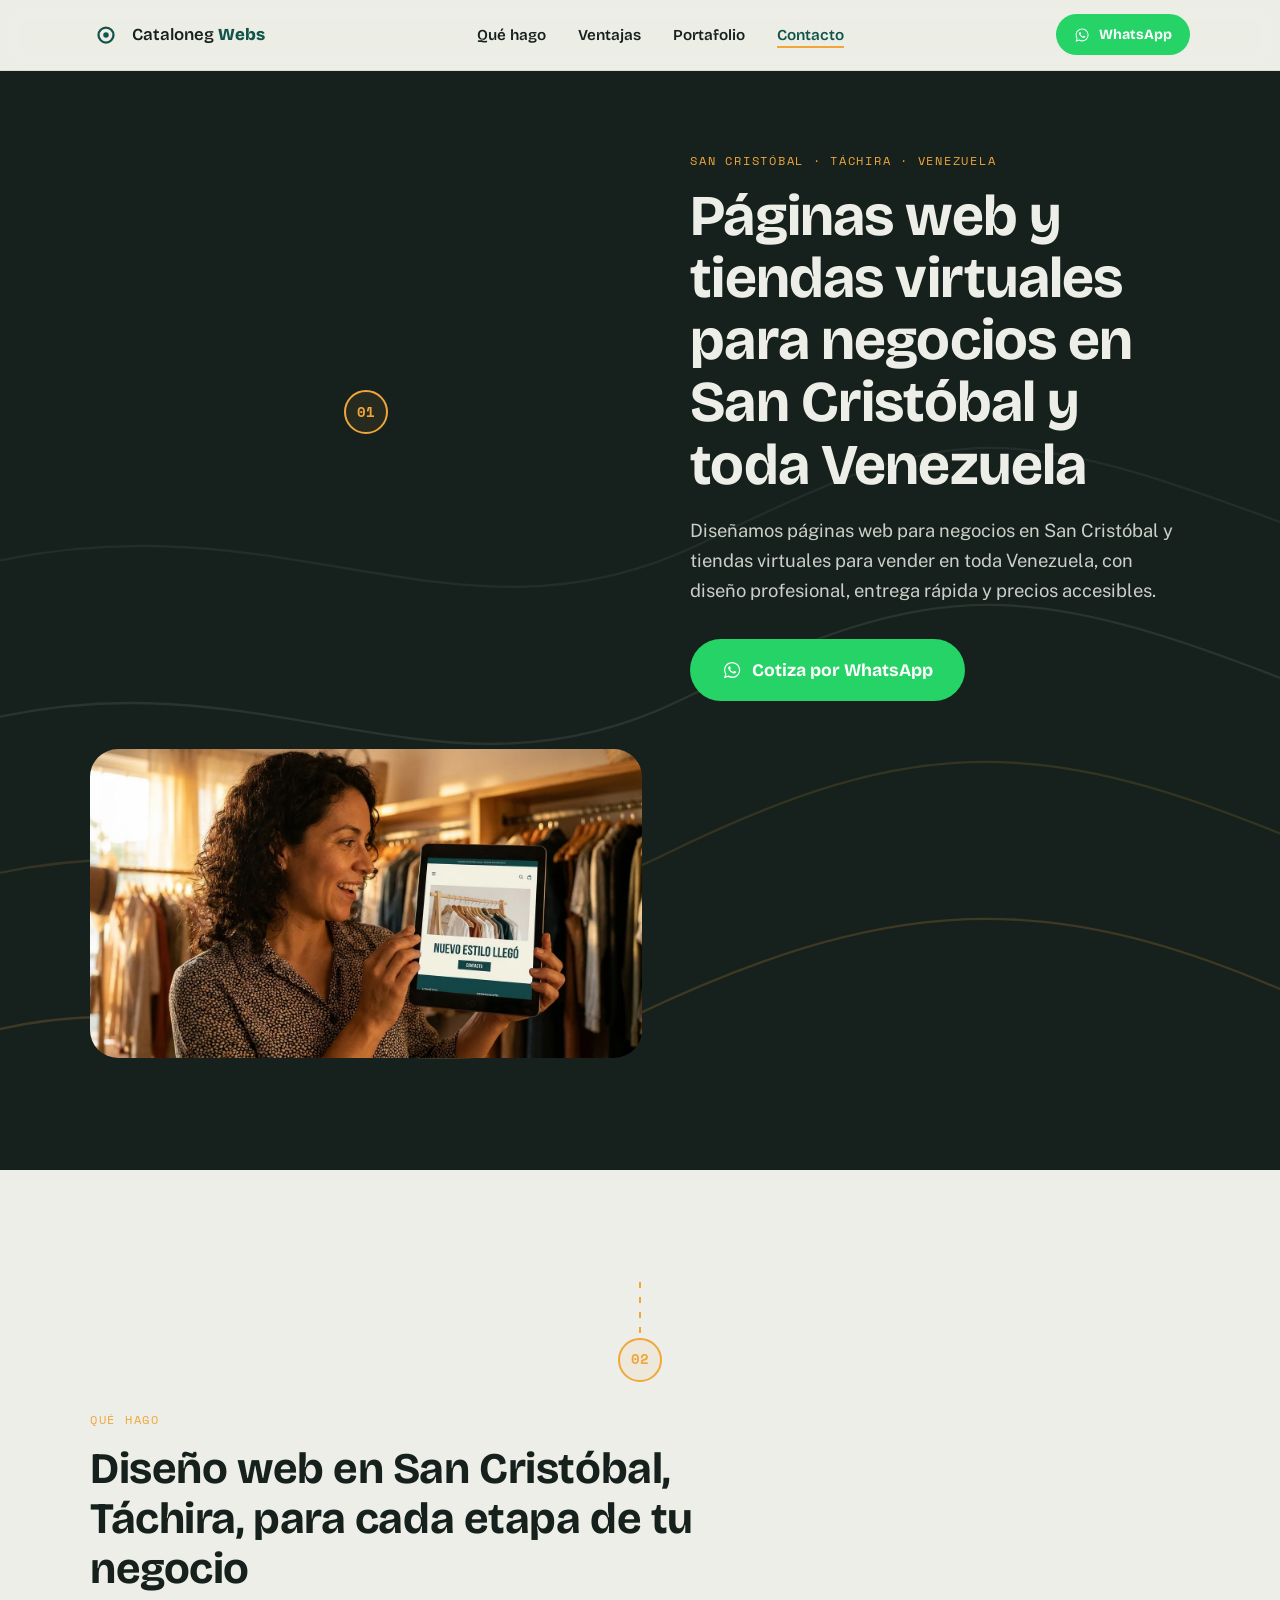
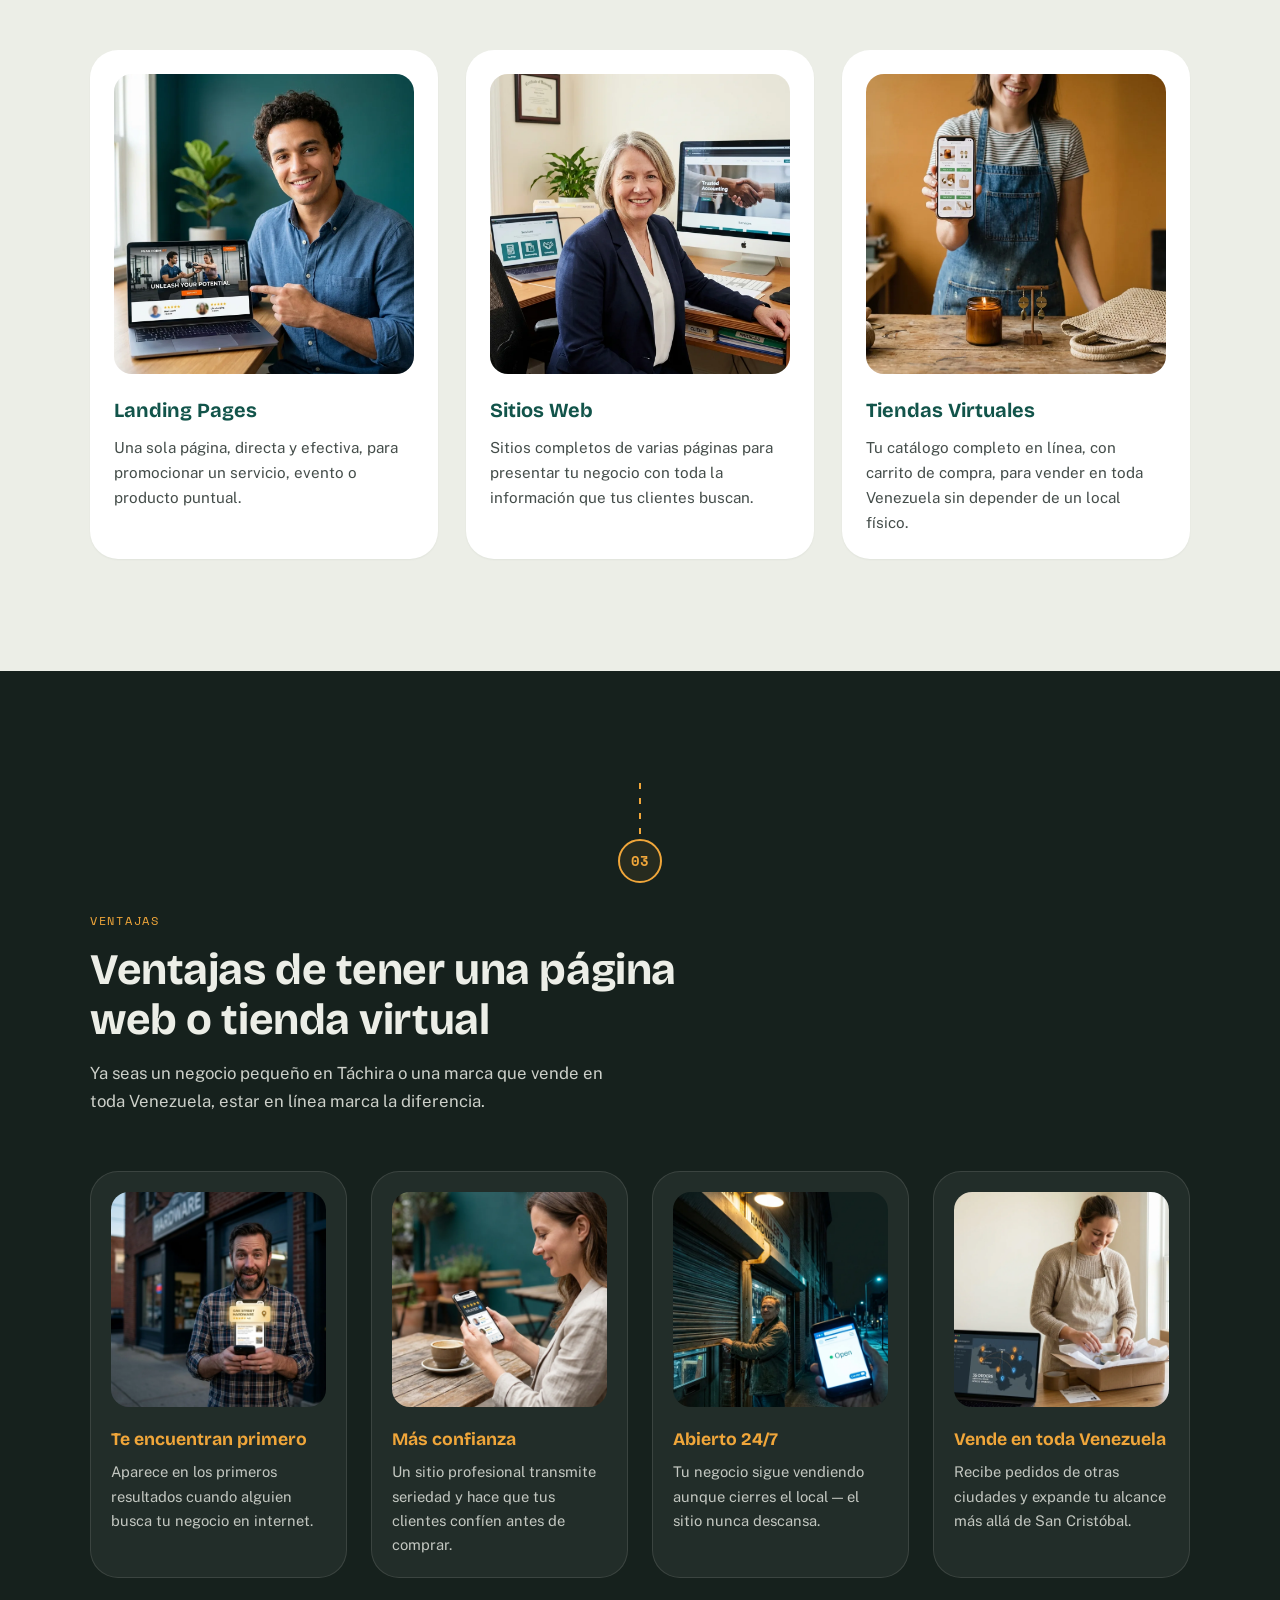
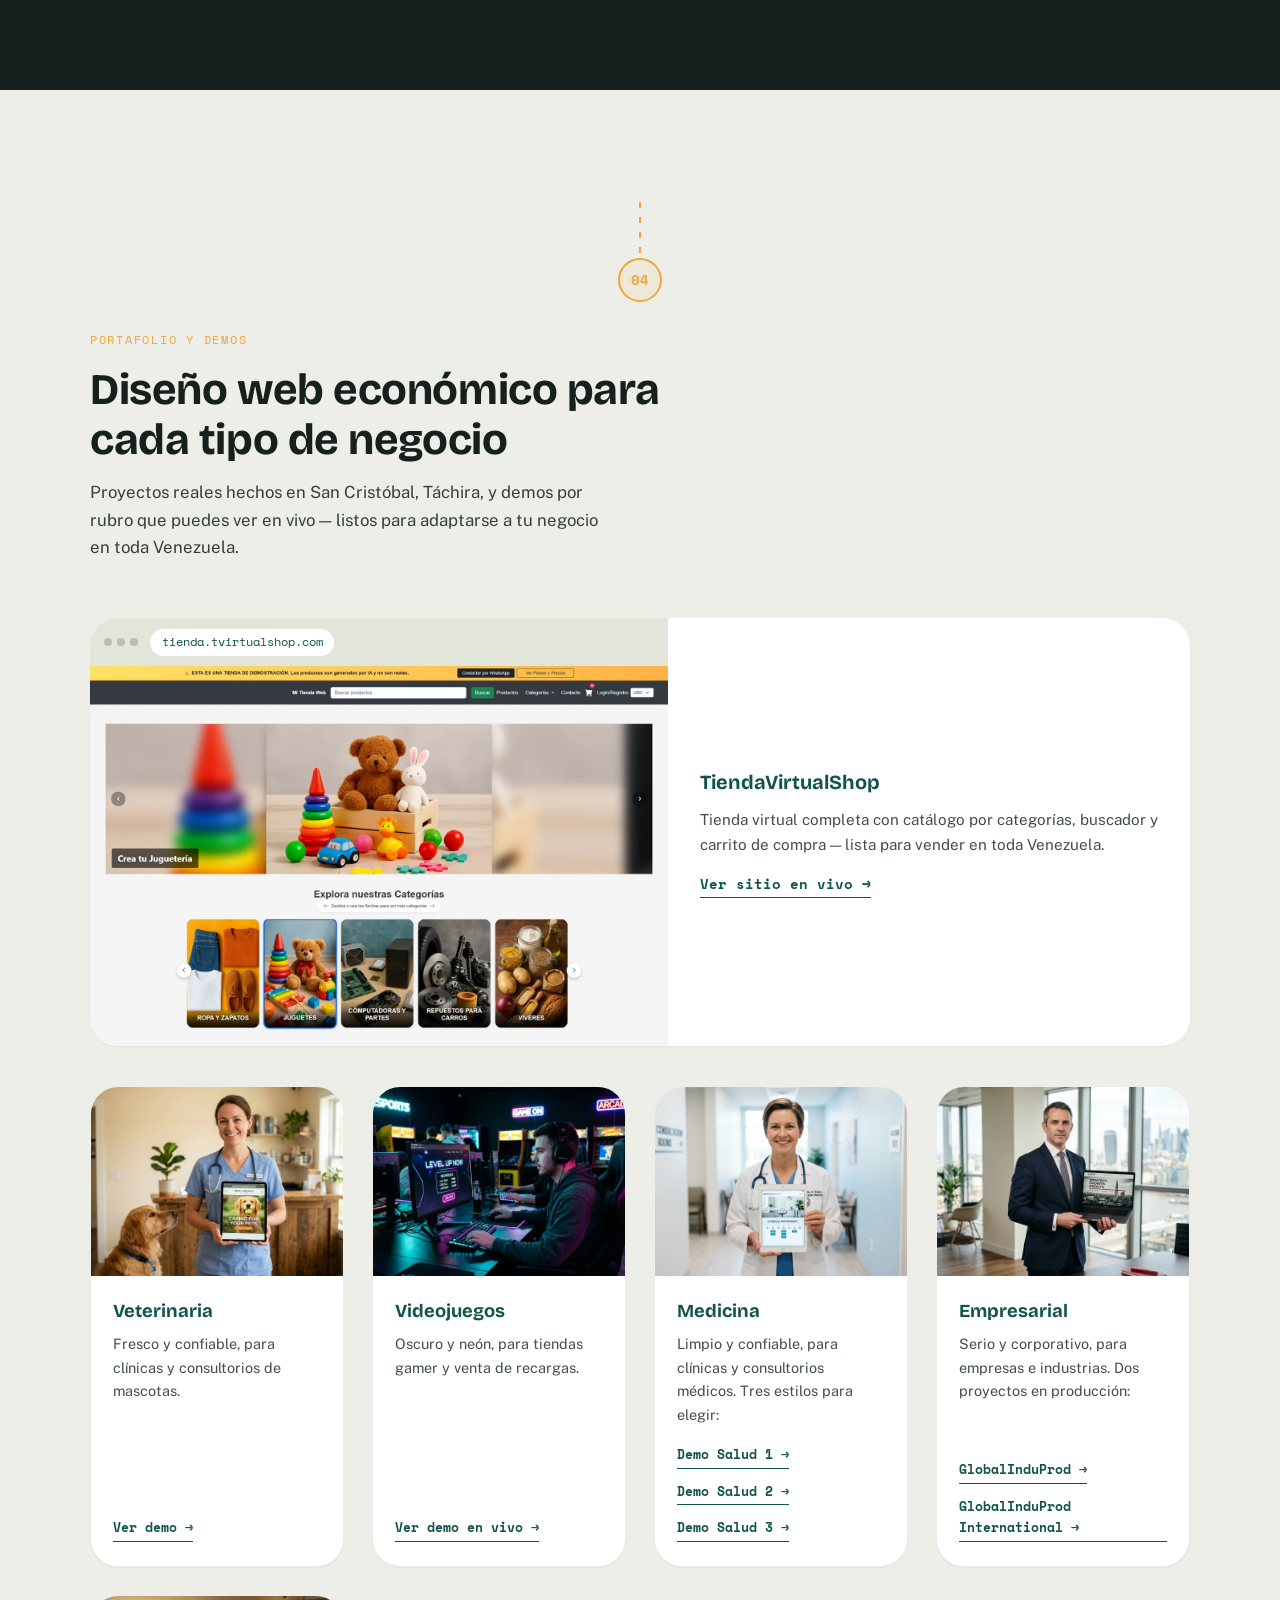
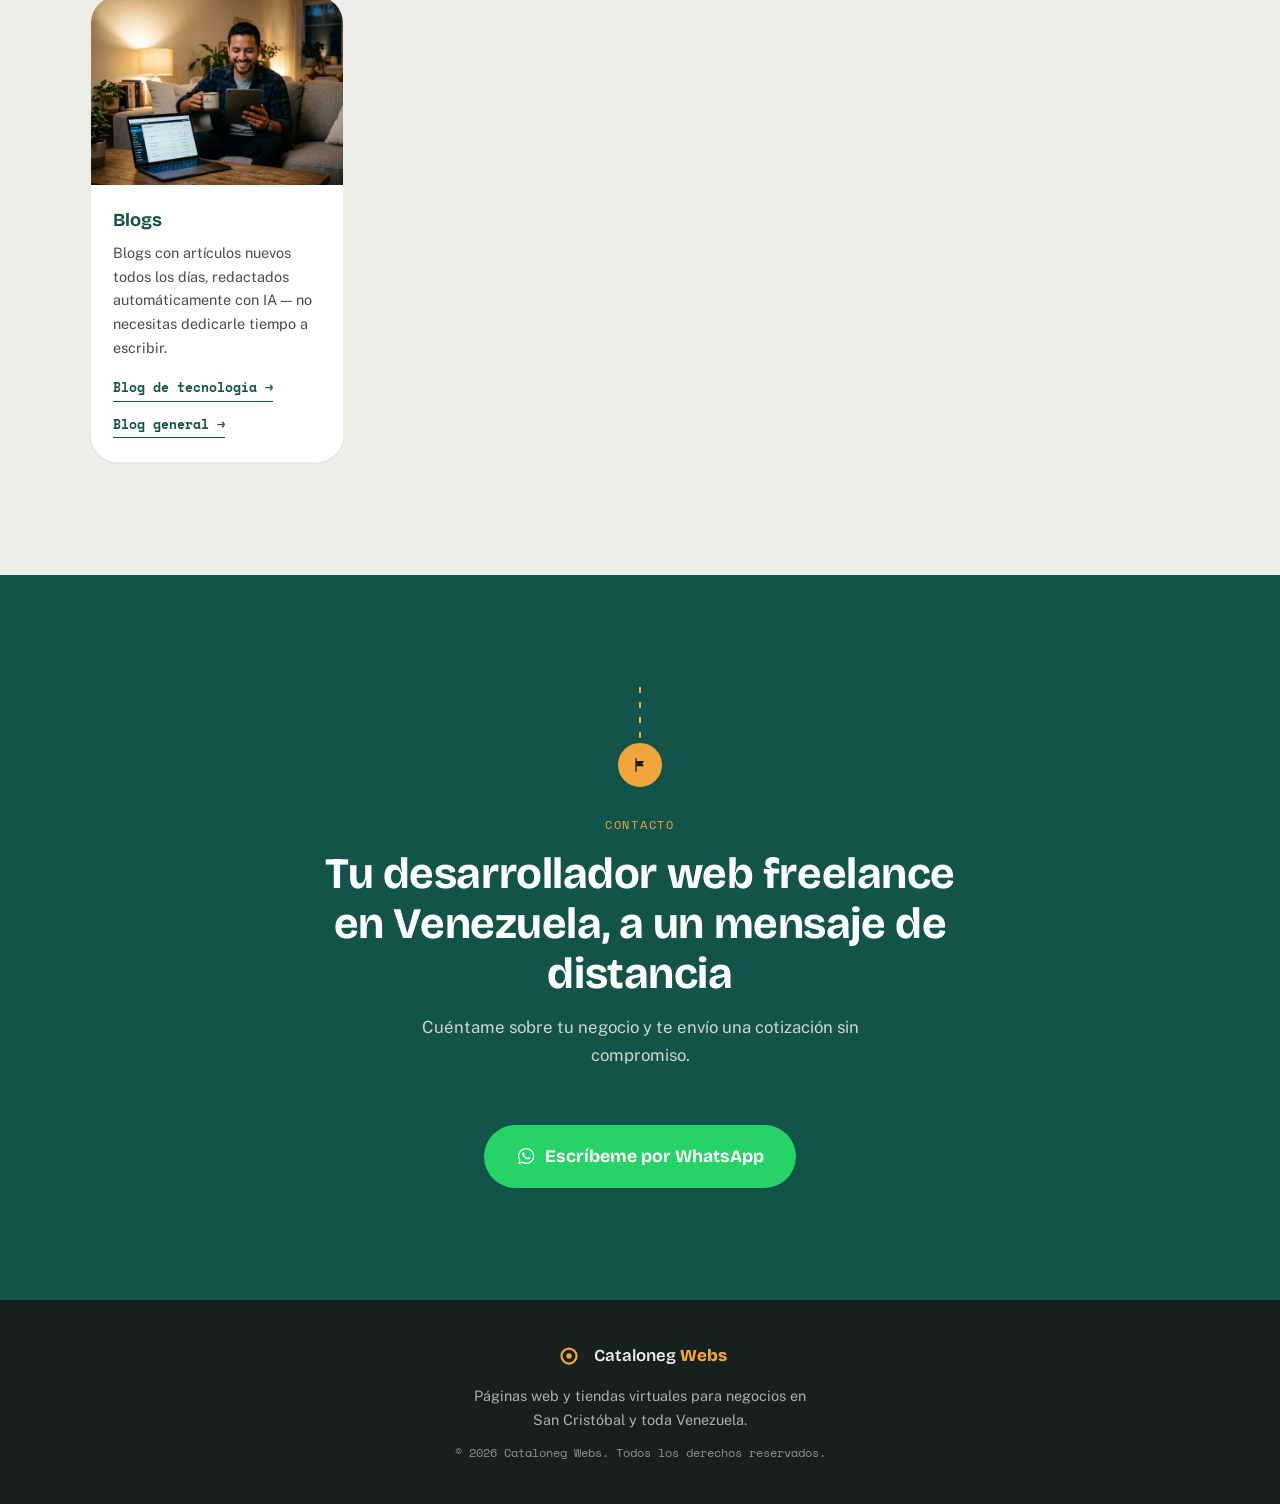
<file: index.html>
<!DOCTYPE html>
<html lang="es">
<head>
<meta charset="UTF-8">
<meta name="viewport" content="width=device-width, initial-scale=1.0">
<title>Cataloneg Webs | Páginas Web y Tiendas Virtuales en San Cristóbal, Táchira, Venezuela</title>
<meta name="description" content="Creamos páginas web y tiendas virtuales para negocios en San Cristóbal y toda Venezuela. Diseño profesional, entrega rápida, precios accesibles. Cotiza por WhatsApp.">
<link rel="canonical" href="https://webs.cataloneg.com/">
<meta name="theme-color" content="#12544A">

<meta property="og:type" content="website">
<meta property="og:locale" content="es_VE">
<meta property="og:title" content="Cataloneg Webs | Páginas Web y Tiendas Virtuales en San Cristóbal, Táchira">
<meta property="og:description" content="Creamos páginas web y tiendas virtuales para negocios en San Cristóbal y toda Venezuela. Diseño profesional, entrega rápida, precios accesibles.">
<meta property="og:image" content="assets/img/marca/og-image.jpg">
<meta name="twitter:card" content="summary_large_image">

<link rel="icon" type="image/png" href="assets/img/marca/favicon-cataloneg.png">
<link rel="apple-touch-icon" href="assets/img/marca/apple-touch-icon-cataloneg.png">

<link rel="preconnect" href="https://fonts.googleapis.com">
<link rel="preconnect" href="https://fonts.gstatic.com" crossorigin>
<link href="https://fonts.googleapis.com/css2?family=Bricolage+Grotesque:opsz,wght@12..96,500;12..96,600;12..96,700;12..96,800&family=Public+Sans:wght@400;500;600;700&family=Space+Mono:wght@400;700&display=swap" rel="stylesheet">

<link rel="stylesheet" href="assets/css/main.css">
</head>
<body>

<a class="skip-link" href="#main">Saltar al contenido</a>

<header class="site-header" id="top">
  <div class="container site-header__inner">
    <a class="brand" href="#top" aria-label="Cataloneg Webs — Inicio">
      <svg class="brand__mark" viewBox="0 0 64 64" aria-hidden="true">
        <circle cx="32" cy="32" r="15" fill="none" stroke="currentColor" stroke-width="4.5"/>
        <circle cx="32" cy="32" r="5.5" fill="currentColor"/>
      </svg>
      <span class="brand__word">Cataloneg <strong>Webs</strong></span>
    </a>

    <nav class="nav" id="siteNav">
      <ul class="nav__list">
        <li><a href="#que-hago">Qué hago</a></li>
        <li><a href="#ventajas">Ventajas</a></li>
        <li><a href="#portafolio">Portafolio</a></li>
        <li><a href="#contacto">Contacto</a></li>
      </ul>
    </nav>

    <div class="site-header__actions">
      <a class="btn btn--whatsapp btn--sm" href="https://wa.me/584247238716?text=Hola%2C%20quiero%20cotizar%20una%20p%C3%A1gina%20web%20o%20tienda%20virtual" target="_blank" rel="noopener noreferrer">
        <svg viewBox="0 0 32 32" aria-hidden="true"><path fill="currentColor" d="M16 3C9 3 3.2 8.7 3.2 15.7c0 2.5.7 4.8 1.9 6.8L3 29l6.7-2c1.9 1.1 4.1 1.6 6.3 1.6 7 0 12.8-5.7 12.8-12.7C28.8 8.7 23 3 16 3zm0 23.2c-2 0-3.9-.5-5.6-1.5l-.4-.2-4 1.1 1.1-3.9-.3-.4a10.4 10.4 0 0 1-1.7-5.6C5.1 9.8 10 5 16 5s10.9 4.8 10.9 10.7S22 26.2 16 26.2zm6-8c-.3-.2-1.9-.9-2.2-1s-.5-.2-.7.2-.8 1-1 1.2-.4.2-.7.1a8.8 8.8 0 0 1-4.4-3.8c-.3-.5.3-.5.9-1.7.1-.2 0-.4 0-.5l-1-2.3c-.2-.6-.5-.5-.7-.5h-.6c-.2 0-.5.1-.8.4-.3.3-1.1 1-1.1 2.5s1.1 2.9 1.3 3.1c.2.2 2.2 3.4 5.4 4.7.7.3 1.3.5 1.8.7.7.2 1.4.2 1.9.1.6-.1 1.9-.8 2.1-1.5.3-.7.3-1.4.2-1.5-.1-.2-.3-.3-.6-.4z"/></svg>
        <span>WhatsApp</span>
      </a>
      <button class="nav-toggle" id="navToggle" aria-expanded="false" aria-controls="siteNav" aria-label="Abrir menú de navegación">
        <span></span><span></span><span></span>
      </button>
    </div>
  </div>
</header>

<main id="main">

  <!-- 01 · HERO -->
  <section class="section section--dark hero" id="hero">
    <svg class="hero__topo" viewBox="0 0 1200 700" preserveAspectRatio="none" aria-hidden="true">
      <path d="M-50 620 C 200 560, 350 680, 600 600 S 1000 520, 1250 600" fill="none" stroke="#F0A63A" stroke-width="1.5" opacity="0.18"/>
      <path d="M-50 520 C 220 460, 380 580, 620 500 S 980 420, 1250 500" fill="none" stroke="#F0A63A" stroke-width="1.5" opacity="0.14"/>
      <path d="M-50 420 C 240 360, 400 480, 640 400 S 960 320, 1250 400" fill="none" stroke="#ECEEE7" stroke-width="1.5" opacity="0.09"/>
      <path d="M-50 320 C 260 260, 420 380, 660 300 S 940 220, 1250 300" fill="none" stroke="#ECEEE7" stroke-width="1.5" opacity="0.06"/>
    </svg>

    <div class="container hero__inner">
      <div class="waypoint" data-waypoint>
        <span class="waypoint__marker">01</span>
      </div>

      <div class="hero__content reveal">
        <p class="eyebrow">San Cristóbal · Táchira · Venezuela</p>
        <h1>Páginas web y tiendas virtuales para negocios en San Cristóbal y toda Venezuela</h1>
        <p class="hero__lead">Diseñamos páginas web para negocios en San Cristóbal y tiendas virtuales para vender en toda Venezuela, con diseño profesional, entrega rápida y precios accesibles.</p>
        <a class="btn btn--whatsapp btn--lg js-whatsapp" href="https://wa.me/584247238716?text=Hola%2C%20quiero%20cotizar%20una%20p%C3%A1gina%20web%20o%20tienda%20virtual" target="_blank" rel="noopener noreferrer">
          <svg viewBox="0 0 32 32" aria-hidden="true"><path fill="currentColor" d="M16 3C9 3 3.2 8.7 3.2 15.7c0 2.5.7 4.8 1.9 6.8L3 29l6.7-2c1.9 1.1 4.1 1.6 6.3 1.6 7 0 12.8-5.7 12.8-12.7C28.8 8.7 23 3 16 3zm0 23.2c-2 0-3.9-.5-5.6-1.5l-.4-.2-4 1.1 1.1-3.9-.3-.4a10.4 10.4 0 0 1-1.7-5.6C5.1 9.8 10 5 16 5s10.9 4.8 10.9 10.7S22 26.2 16 26.2zm6-8c-.3-.2-1.9-.9-2.2-1s-.5-.2-.7.2-.8 1-1 1.2-.4.2-.7.1a8.8 8.8 0 0 1-4.4-3.8c-.3-.5.3-.5.9-1.7.1-.2 0-.4 0-.5l-1-2.3c-.2-.6-.5-.5-.7-.5h-.6c-.2 0-.5.1-.8.4-.3.3-1.1 1-1.1 2.5s1.1 2.9 1.3 3.1c.2.2 2.2 3.4 5.4 4.7.7.3 1.3.5 1.8.7.7.2 1.4.2 1.9.1.6-.1 1.9-.8 2.1-1.5.3-.7.3-1.4.2-1.5-.1-.2-.3-.3-.6-.4z"/></svg>
          <span>Cotiza por WhatsApp</span>
        </a>
      </div>

      <div class="hero__media reveal">
        <img src="assets/img/hero/hero-negocios-web.webp" alt="Dueña de una tienda de ropa en San Cristóbal mostrando con alegría el sitio web de su negocio en una tablet" width="1376" height="768" fetchpriority="high">
      </div>
    </div>
  </section>

  <!-- 02 · QUÉ HAGO -->
  <section class="section section--light services" id="que-hago">
    <div class="container">
      <div class="waypoint" data-waypoint>
        <span class="waypoint__line"></span>
        <span class="waypoint__marker">02</span>
      </div>

      <header class="section__head reveal">
        <p class="eyebrow">Qué hago</p>
        <h2>Diseño web en San Cristóbal, Táchira, para cada etapa de tu negocio</h2>
      </header>

      <div class="services__grid">
        <article class="service-card reveal">
          <img src="assets/img/servicios/servicio-landing.webp" alt="Pantalla de laptop mostrando una landing page de una sola página con botón de contacto" width="1024" height="1024" loading="lazy">
          <h3>Landing Pages</h3>
          <p>Una sola página, directa y efectiva, para promocionar un servicio, evento o producto puntual.</p>
        </article>

        <article class="service-card reveal">
          <img src="assets/img/servicios/servicio-web.webp" alt="Monitor y laptop mostrando dos páginas distintas de un sitio web de varias secciones" width="1024" height="1024" loading="lazy">
          <h3>Sitios Web</h3>
          <p>Sitios completos de varias páginas para presentar tu negocio con toda la información que tus clientes buscan.</p>
        </article>

        <article class="service-card reveal">
          <img src="assets/img/servicios/servicio-tienda.webp" alt="Teléfono mostrando una tienda virtual con catálogo de productos y botón de agregar al carrito" width="1024" height="1024" loading="lazy">
          <h3>Tiendas Virtuales</h3>
          <p>Tu catálogo completo en línea, con carrito de compra, para vender en toda Venezuela sin depender de un local físico.</p>
        </article>
      </div>
    </div>
  </section>

  <!-- 03 · VENTAJAS -->
  <section class="section section--dark advantages" id="ventajas">
    <div class="container">
      <div class="waypoint" data-waypoint>
        <span class="waypoint__line"></span>
        <span class="waypoint__marker">03</span>
      </div>

      <header class="section__head reveal">
        <p class="eyebrow">Ventajas</p>
        <h2>Ventajas de tener una página web o tienda virtual</h2>
        <p class="section__sub">Ya seas un negocio pequeño en Táchira o una marca que vende en toda Venezuela, estar en línea marca la diferencia.</p>
      </header>

      <div class="advantages__grid">
        <article class="advantage-card reveal">
          <img src="assets/img/ventajas/ventaja-visibilidad.webp" alt="Dueño de una ferretería mostrando su celular con su negocio como primer resultado de búsqueda" width="1024" height="1024" loading="lazy">
          <h3>Te encuentran primero</h3>
          <p>Aparece en los primeros resultados cuando alguien busca tu negocio en internet.</p>
        </article>

        <article class="advantage-card reveal">
          <img src="assets/img/ventajas/ventaja-confianza.webp" alt="Cliente leyendo reseñas y un sello de negocio verificado en el sitio web de una empresa" width="1024" height="1024" loading="lazy">
          <h3>Más confianza</h3>
          <p>Un sitio profesional transmite seriedad y hace que tus clientes confíen antes de comprar.</p>
        </article>

        <article class="advantage-card reveal">
          <img src="assets/img/ventajas/ventaja-disponibilidad.webp" alt="Dueño de un local cerrando su tienda de noche mientras su tienda virtual sigue activa en el celular" width="1024" height="1024" loading="lazy">
          <h3>Abierto 24/7</h3>
          <p>Tu negocio sigue vendiendo aunque cierres el local — el sitio nunca descansa.</p>
        </article>

        <article class="advantage-card reveal">
          <img src="assets/img/ventajas/ventaja-alcance.webp" alt="Emprendedora empacando un pedido junto a una laptop con un mapa de pedidos en varias ciudades de Venezuela" width="1024" height="1024" loading="lazy">
          <h3>Vende en toda Venezuela</h3>
          <p>Recibe pedidos de otras ciudades y expande tu alcance más allá de San Cristóbal.</p>
        </article>
      </div>
    </div>
  </section>

  <!-- 04 · PORTAFOLIO -->
  <section class="section section--light portfolio" id="portafolio">
    <div class="container">
      <div class="waypoint" data-waypoint>
        <span class="waypoint__line"></span>
        <span class="waypoint__marker">04</span>
      </div>

      <header class="section__head reveal">
        <p class="eyebrow">Portafolio y demos</p>
        <h2>Diseño web económico para cada tipo de negocio</h2>
        <p class="section__sub">Proyectos reales hechos en San Cristóbal, Táchira, y demos por rubro que puedes ver en vivo — listos para adaptarse a tu negocio en toda Venezuela.</p>
      </header>

      <article class="portfolio-card portfolio-card--featured reveal">
          <a class="portfolio-card__preview" href="https://tienda.tvirtualshop.com" target="_blank" rel="noopener noreferrer">
            <span class="browser-bar" aria-hidden="true">
              <span class="browser-bar__dots"><i></i><i></i><i></i></span>
              <span class="browser-bar__url">tienda.tvirtualshop.com</span>
            </span>
            <span class="portfolio-card__image">
              <img src="assets/img/portafolio/portafolio-tvirtualshop.webp" alt="Captura de la página de inicio de TiendaVirtualShop, una tienda virtual real desarrollada por Cataloneg Webs" width="1440" height="2370" loading="lazy">
            </span>
          </a>
          <div class="portfolio-card__body">
            <h3>TiendaVirtualShop</h3>
            <p>Tienda virtual completa con catálogo por categorías, buscador y carrito de compra — lista para vender en toda Venezuela.</p>
            <a class="link-arrow" href="https://tienda.tvirtualshop.com" target="_blank" rel="noopener noreferrer">Ver sitio en vivo →</a>
          </div>
        </article>

      <div class="demos__grid">
        <article class="demo-card reveal">
          <a class="demo-card__image" href="demos/veterinaria/index.html">
            <img src="assets/img/demos/demo-veterinaria.webp" alt="Veterinaria mostrando en una tablet el sitio web de una clínica veterinaria, demo de Cataloneg Webs" width="1200" height="896" loading="lazy">
          </a>
          <div class="demo-card__body">
            <h3 class="demo-card__title">Veterinaria</h3>
            <p class="demo-card__desc">Fresco y confiable, para clínicas y consultorios de mascotas.</p>
            <ul class="demo-card__links">
              <li><a class="link-arrow" href="demos/veterinaria/index.html">Ver demo →</a></li>
            </ul>
          </div>
        </article>

        <article class="demo-card reveal">
          <a class="demo-card__image" href="https://virtualgaming.tvirtualshop.com/" target="_blank" rel="noopener noreferrer">
            <img src="assets/img/demos/demo-videojuegos.webp" alt="Gamer frente a un monitor con el sitio web neón de una tienda gamer, demo en vivo de Cataloneg Webs" width="1200" height="896" loading="lazy">
          </a>
          <div class="demo-card__body">
            <h3 class="demo-card__title">Videojuegos</h3>
            <p class="demo-card__desc">Oscuro y neón, para tiendas gamer y venta de recargas.</p>
            <ul class="demo-card__links">
              <li><a class="link-arrow" href="https://virtualgaming.tvirtualshop.com/" target="_blank" rel="noopener noreferrer">Ver demo en vivo →</a></li>
            </ul>
          </div>
        </article>

        <article class="demo-card reveal">
          <a class="demo-card__image" href="https://demo-salud-1.cataloneg.com/" target="_blank" rel="noopener noreferrer">
            <img src="assets/img/demos/demo-medicina.webp" alt="Doctora mostrando en una tablet el sitio web clínico de un centro médico, demos en vivo de Cataloneg Webs" width="1200" height="896" loading="lazy">
          </a>
          <div class="demo-card__body">
            <h3 class="demo-card__title">Medicina</h3>
            <p class="demo-card__desc">Limpio y confiable, para clínicas y consultorios médicos. Tres estilos para elegir:</p>
            <ul class="demo-card__links">
              <li><a class="link-arrow" href="https://demo-salud-1.cataloneg.com/" target="_blank" rel="noopener noreferrer">Demo Salud 1 →</a></li>
              <li><a class="link-arrow" href="https://demo-salud-2.cataloneg.com/" target="_blank" rel="noopener noreferrer">Demo Salud 2 →</a></li>
              <li><a class="link-arrow" href="https://demo-salud-3.cataloneg.com/" target="_blank" rel="noopener noreferrer">Demo Salud 3 →</a></li>
            </ul>
          </div>
        </article>

        <article class="demo-card reveal">
          <a class="demo-card__image" href="https://globalinduprod.com/" target="_blank" rel="noopener noreferrer">
            <img src="assets/img/demos/demo-empresarial.webp" alt="Consultor mostrando en una laptop el sitio web corporativo de una empresa industrial, proyectos en vivo de Cataloneg Webs" width="1200" height="896" loading="lazy">
          </a>
          <div class="demo-card__body">
            <h3 class="demo-card__title">Empresarial</h3>
            <p class="demo-card__desc">Serio y corporativo, para empresas e industrias. Dos proyectos en producción:</p>
            <ul class="demo-card__links">
              <li><a class="link-arrow" href="https://globalinduprod.com/" target="_blank" rel="noopener noreferrer">GlobalInduProd →</a></li>
              <li><a class="link-arrow" href="https://globalinduprodinternational.com/" target="_blank" rel="noopener noreferrer">GlobalInduProd International →</a></li>
            </ul>
          </div>
        </article>

        <article class="demo-card reveal">
          <a class="demo-card__image" href="https://blog.tvirtualshop.com/" target="_blank" rel="noopener noreferrer">
            <img src="assets/img/demos/demo-blogs.webp" alt="Dueño de negocio revisando tranquilo su blog mientras la IA redacta los artículos automáticamente" width="1200" height="896" loading="lazy">
          </a>
          <div class="demo-card__body">
            <h3 class="demo-card__title">Blogs</h3>
            <p class="demo-card__desc">Blogs con artículos nuevos todos los días, redactados automáticamente con IA — no necesitas dedicarle tiempo a escribir.</p>
            <ul class="demo-card__links">
              <li><a class="link-arrow" href="https://tech.tvirtualshop.com/" target="_blank" rel="noopener noreferrer">Blog de tecnología →</a></li>
              <li><a class="link-arrow" href="https://blog.tvirtualshop.com/" target="_blank" rel="noopener noreferrer">Blog general →</a></li>
            </ul>
          </div>
        </article>
      </div>
    </div>
  </section>

  <!-- 06 · CONTACTO / CTA FINAL -->
  <section class="section contact" id="contacto">
    <div class="container contact__inner">
      <div class="waypoint" data-waypoint>
        <span class="waypoint__line"></span>
        <span class="waypoint__marker waypoint__marker--final" aria-hidden="true">
          <svg viewBox="0 0 24 24" width="16" height="16"><path fill="currentColor" d="M5 2v20h2v-8h11l-2.5-4L18 6H7V2z"/></svg>
        </span>
      </div>

      <header class="section__head reveal">
        <p class="eyebrow">Contacto</p>
        <h2>Tu desarrollador web freelance en Venezuela, a un mensaje de distancia</h2>
        <p class="section__sub">Cuéntame sobre tu negocio y te envío una cotización sin compromiso.</p>
      </header>

      <a class="btn btn--whatsapp btn--lg reveal js-whatsapp" href="https://wa.me/584247238716?text=Hola%2C%20quiero%20cotizar%20una%20p%C3%A1gina%20web%20o%20tienda%20virtual" target="_blank" rel="noopener noreferrer">
        <svg viewBox="0 0 32 32" aria-hidden="true"><path fill="currentColor" d="M16 3C9 3 3.2 8.7 3.2 15.7c0 2.5.7 4.8 1.9 6.8L3 29l6.7-2c1.9 1.1 4.1 1.6 6.3 1.6 7 0 12.8-5.7 12.8-12.7C28.8 8.7 23 3 16 3zm0 23.2c-2 0-3.9-.5-5.6-1.5l-.4-.2-4 1.1 1.1-3.9-.3-.4a10.4 10.4 0 0 1-1.7-5.6C5.1 9.8 10 5 16 5s10.9 4.8 10.9 10.7S22 26.2 16 26.2zm6-8c-.3-.2-1.9-.9-2.2-1s-.5-.2-.7.2-.8 1-1 1.2-.4.2-.7.1a8.8 8.8 0 0 1-4.4-3.8c-.3-.5.3-.5.9-1.7.1-.2 0-.4 0-.5l-1-2.3c-.2-.6-.5-.5-.7-.5h-.6c-.2 0-.5.1-.8.4-.3.3-1.1 1-1.1 2.5s1.1 2.9 1.3 3.1c.2.2 2.2 3.4 5.4 4.7.7.3 1.3.5 1.8.7.7.2 1.4.2 1.9.1.6-.1 1.9-.8 2.1-1.5.3-.7.3-1.4.2-1.5-.1-.2-.3-.3-.6-.4z"/></svg>
        <span>Escríbeme por WhatsApp</span>
      </a>
    </div>
  </section>

</main>

<footer class="site-footer">
  <div class="container site-footer__inner">
    <a class="brand brand--footer" href="#top" aria-label="Cataloneg Webs — Inicio">
      <svg class="brand__mark" viewBox="0 0 64 64" aria-hidden="true">
        <circle cx="32" cy="32" r="15" fill="none" stroke="currentColor" stroke-width="4.5"/>
        <circle cx="32" cy="32" r="5.5" fill="currentColor"/>
      </svg>
      <span class="brand__word">Cataloneg <strong>Webs</strong></span>
    </a>
    <p class="site-footer__tag">Páginas web y tiendas virtuales para negocios en San Cristóbal y toda Venezuela.</p>
    <p class="site-footer__copy">© <span id="year"></span> Cataloneg Webs. Todos los derechos reservados.</p>
  </div>
</footer>

<button class="back-to-top" id="backToTop" aria-label="Volver arriba" title="Volver arriba">
  <svg viewBox="0 0 24 24" aria-hidden="true"><path fill="none" stroke="currentColor" stroke-width="2.3" stroke-linecap="round" stroke-linejoin="round" d="M12 19V5M5 12l7-7 7 7"/></svg>
</button>

<script src="assets/js/main.js"></script>
</body>
</html>
</file>
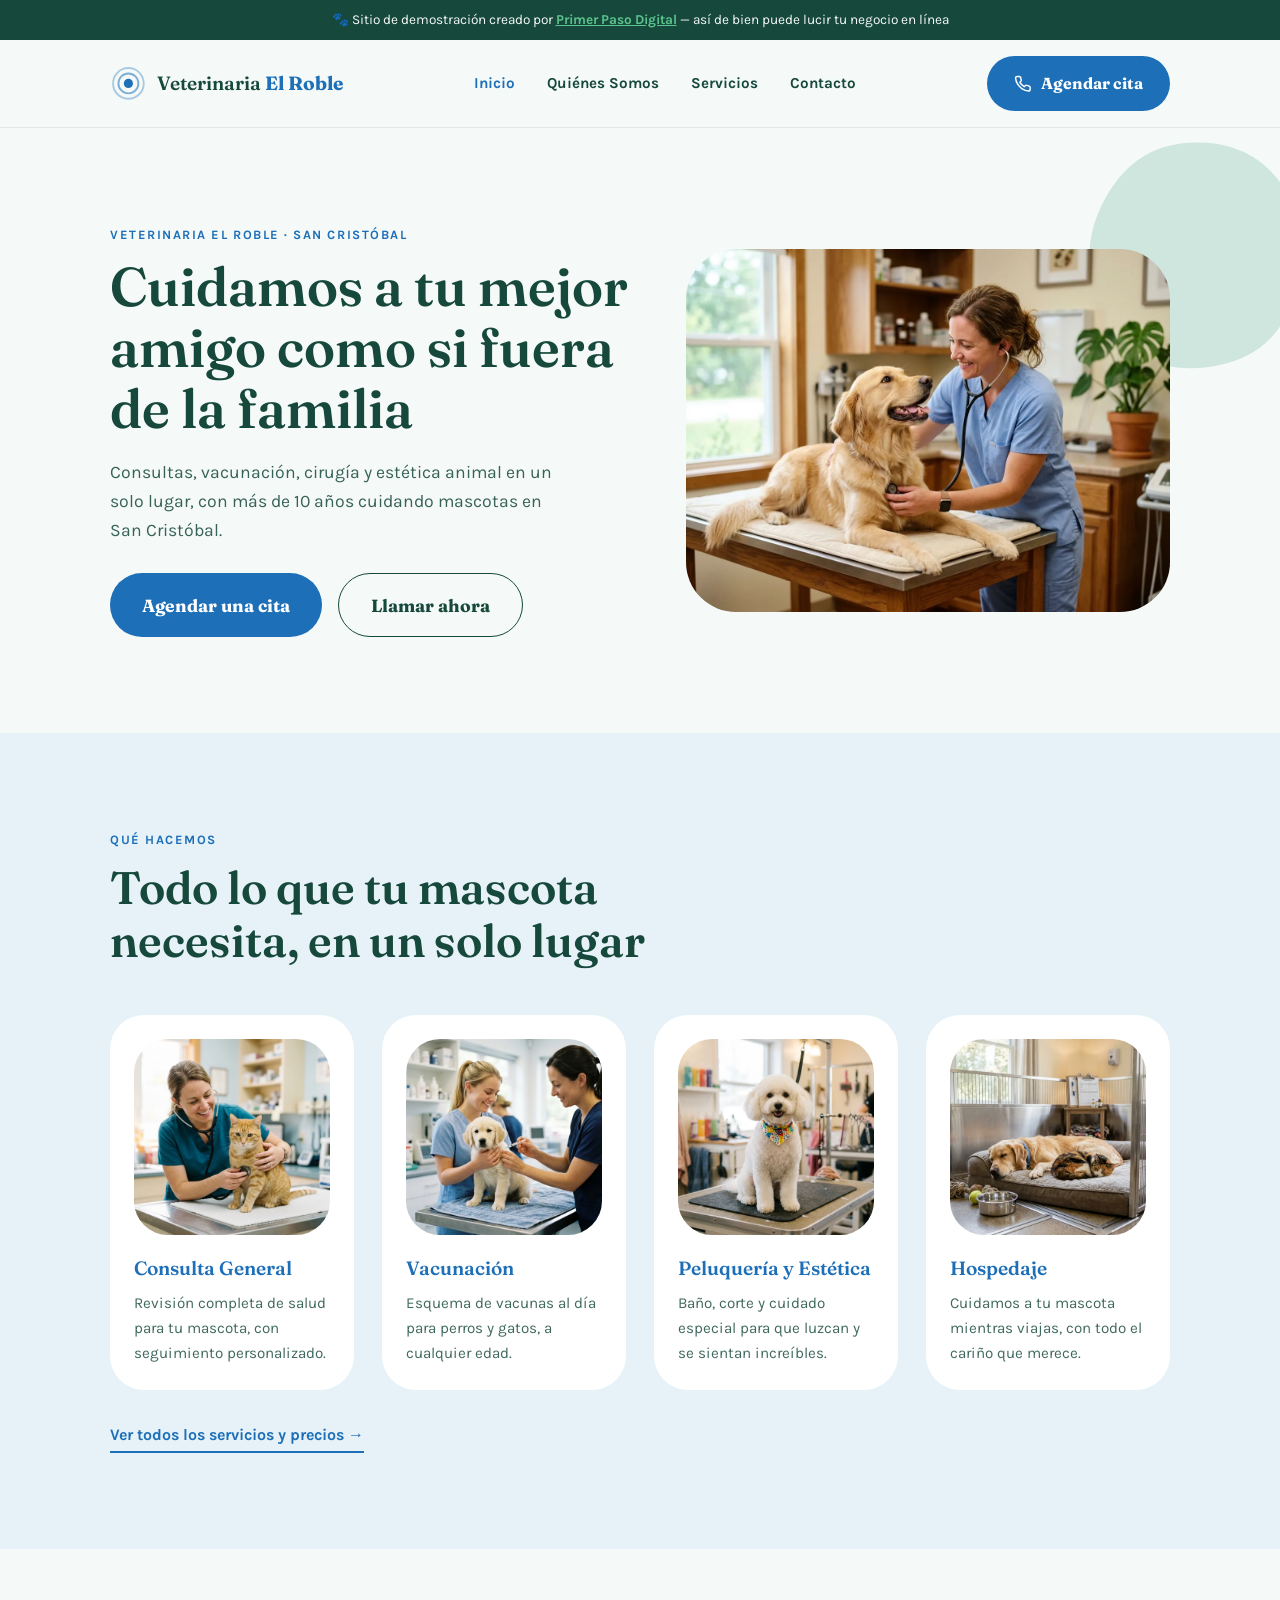
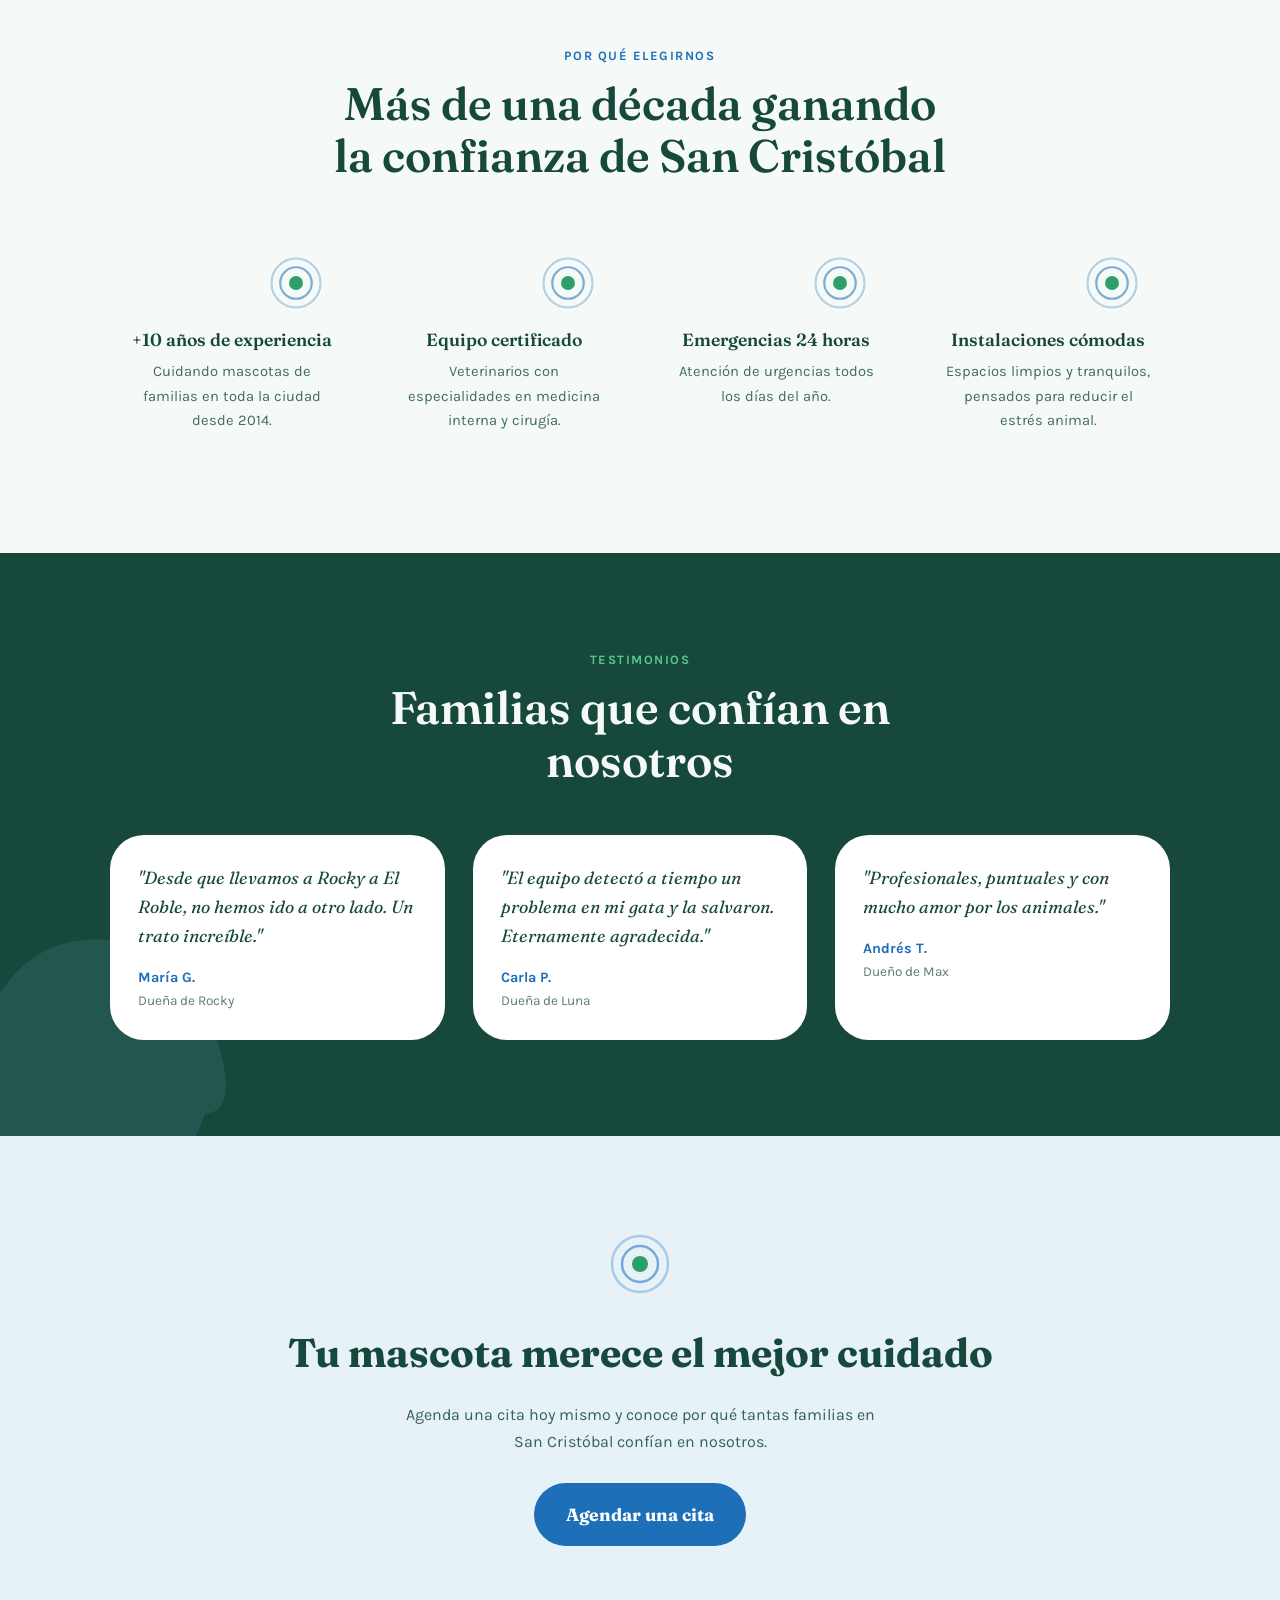
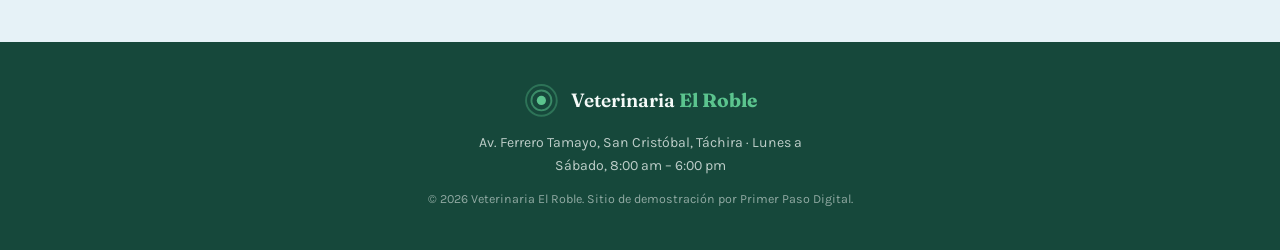
<file: demos/veterinaria/index.html>
<!DOCTYPE html>
<html lang="es">
<head>
<meta charset="UTF-8">
<meta name="viewport" content="width=device-width, initial-scale=1.0">
<title>Veterinaria El Roble | Inicio</title>
<meta name="description" content="Consultas, vacunación, cirugía y estética animal en San Cristóbal. Más de 10 años cuidando mascotas con cercanía y profesionalismo.">
<meta name="robots" content="noindex, nofollow">
<link rel="preconnect" href="https://fonts.googleapis.com">
<link rel="preconnect" href="https://fonts.gstatic.com" crossorigin>
<link href="https://fonts.googleapis.com/css2?family=Fraunces:opsz,wght@9..144,500;9..144,600;9..144,700&family=Karla:wght@400;500;700;800&display=swap" rel="stylesheet">
<link rel="stylesheet" href="css/style.css">
</head>
<body>

<div class="demo-ribbon">🐾 Sitio de demostración creado por <a href="../../index.html">Primer Paso Digital</a> — así de bien puede lucir tu negocio en línea</div>

<header class="site-header">
  <div class="container site-header__inner">
    <a class="brand" href="index.html">
      <svg class="brand__mark" viewBox="0 0 48 48" aria-hidden="true">
        <circle cx="24" cy="24" r="20" fill="none" stroke="currentColor" stroke-width="2.5" opacity="0.35"/>
        <circle cx="24" cy="24" r="13" fill="none" stroke="currentColor" stroke-width="2.5" opacity="0.55"/>
        <circle cx="24" cy="24" r="6" fill="currentColor"/>
      </svg>
      <span class="brand__word">Veterinaria <strong>El Roble</strong></span>
    </a>
    <nav class="nav" id="siteNav">
      <ul class="nav__list">
        <li><a href="index.html" class="is-active">Inicio</a></li>
        <li><a href="quienes-somos.html">Quiénes Somos</a></li>
        <li><a href="servicios.html">Servicios</a></li>
        <li><a href="contacto.html">Contacto</a></li>
      </ul>
    </nav>
    <div class="site-header__actions">
      <a class="btn btn--primary" href="contacto.html">
        <svg viewBox="0 0 24 24" fill="none" stroke="currentColor" stroke-width="2"><path d="M22 16.92v3a2 2 0 0 1-2.18 2 19.79 19.79 0 0 1-8.63-3.07 19.5 19.5 0 0 1-6-6 19.79 19.79 0 0 1-3.07-8.67A2 2 0 0 1 4.11 2h3a2 2 0 0 1 2 1.72c.13.96.36 1.9.68 2.81a2 2 0 0 1-.45 2.11L8.09 9.91a16 16 0 0 0 6 6l1.27-1.27a2 2 0 0 1 2.11-.45c.91.32 1.85.55 2.81.68A2 2 0 0 1 22 16.92z"/></svg>
        <span>Agendar cita</span>
      </a>
      <button class="nav-toggle" id="navToggle" aria-expanded="false" aria-controls="siteNav" aria-label="Abrir menú">
        <span></span><span></span><span></span>
      </button>
    </div>
  </div>
</header>

<main>

  <!-- HERO -->
  <section class="section hero">
    <svg class="blob blob--1" viewBox="0 0 400 400" aria-hidden="true"><path fill="#A9D3C4" d="M321,271Q300,342,220,352Q140,362,101,292Q62,222,101,152Q140,82,220,88Q300,94,330,182Q360,270,321,271Z"/></svg>
    <div class="container hero__inner">
      <div class="hero__content">
        <p class="eyebrow">Veterinaria El Roble · San Cristóbal</p>
        <h1>Cuidamos a tu mejor amigo como si fuera de la familia</h1>
        <p class="hero__lead">Consultas, vacunación, cirugía y estética animal en un solo lugar, con más de 10 años cuidando mascotas en San Cristóbal.</p>
        <div class="hero__actions">
          <a class="btn btn--primary btn--lg" href="contacto.html">Agendar una cita</a>
          <a class="btn btn--ghost btn--lg" href="tel:+582765432100">Llamar ahora</a>
        </div>
      </div>
      <div class="hero__media">
        <img src="img/hero-veterinaria.webp" alt="Veterinaria examinando con cariño a un perro golden retriever en la clínica El Roble" width="960" height="720" loading="eager">
      </div>
    </div>
  </section>

  <!-- SERVICIOS DESTACADOS -->
  <section class="section section--alt" id="servicios">
    <div class="container">
      <header class="section__head">
        <p class="eyebrow">Qué hacemos</p>
        <h2>Todo lo que tu mascota necesita, en un solo lugar</h2>
      </header>
      <div class="grid grid--4">
        <article class="service-card">
          <div class="service-card__img"><img src="img/servicio-consulta.webp" alt="Veterinario revisando a un gato en una consulta general" width="400" height="400" loading="lazy"></div>
          <h3>Consulta General</h3>
          <p>Revisión completa de salud para tu mascota, con seguimiento personalizado.</p>
        </article>
        <article class="service-card">
          <div class="service-card__img"><img src="img/servicio-vacunacion.webp" alt="Vacunación de un cachorro en la clínica" width="400" height="400" loading="lazy"></div>
          <h3>Vacunación</h3>
          <p>Esquema de vacunas al día para perros y gatos, a cualquier edad.</p>
        </article>
        <article class="service-card">
          <div class="service-card__img"><img src="img/servicio-peluqueria.webp" alt="Perro recién bañado y peinado en la peluquería canina" width="400" height="400" loading="lazy"></div>
          <h3>Peluquería y Estética</h3>
          <p>Baño, corte y cuidado especial para que luzcan y se sientan increíbles.</p>
        </article>
        <article class="service-card">
          <div class="service-card__img"><img src="img/servicio-hospedaje.webp" alt="Mascotas descansando en el área de hospedaje de la clínica" width="400" height="400" loading="lazy"></div>
          <h3>Hospedaje</h3>
          <p>Cuidamos a tu mascota mientras viajas, con todo el cariño que merece.</p>
        </article>
      </div>
      <p style="margin-top:2rem"><a class="link-arrow" href="servicios.html">Ver todos los servicios y precios →</a></p>
    </div>
  </section>

  <!-- POR QUÉ ELEGIRNOS -->
  <section class="section">
    <div class="container">
      <header class="section__head section__head--center">
        <p class="eyebrow">Por qué elegirnos</p>
        <h2>Más de una década ganando la confianza de San Cristóbal</h2>
      </header>
      <div class="grid grid--4">
        <div class="advantage">
          <svg class="advantage__ring" viewBox="0 0 64 64" aria-hidden="true"><circle cx="32" cy="32" r="28" fill="none" stroke="#1D6FB8" stroke-width="2.5" opacity="0.3"/><circle cx="32" cy="32" r="18" fill="none" stroke="#1D6FB8" stroke-width="2.5" opacity="0.55"/><circle cx="32" cy="32" r="8" fill="#2E9E6B"/></svg>
          <h3>+10 años de experiencia</h3>
          <p>Cuidando mascotas de familias en toda la ciudad desde 2014.</p>
        </div>
        <div class="advantage">
          <svg class="advantage__ring" viewBox="0 0 64 64" aria-hidden="true"><circle cx="32" cy="32" r="28" fill="none" stroke="#1D6FB8" stroke-width="2.5" opacity="0.3"/><circle cx="32" cy="32" r="18" fill="none" stroke="#1D6FB8" stroke-width="2.5" opacity="0.55"/><circle cx="32" cy="32" r="8" fill="#2E9E6B"/></svg>
          <h3>Equipo certificado</h3>
          <p>Veterinarios con especialidades en medicina interna y cirugía.</p>
        </div>
        <div class="advantage">
          <svg class="advantage__ring" viewBox="0 0 64 64" aria-hidden="true"><circle cx="32" cy="32" r="28" fill="none" stroke="#1D6FB8" stroke-width="2.5" opacity="0.3"/><circle cx="32" cy="32" r="18" fill="none" stroke="#1D6FB8" stroke-width="2.5" opacity="0.55"/><circle cx="32" cy="32" r="8" fill="#2E9E6B"/></svg>
          <h3>Emergencias 24 horas</h3>
          <p>Atención de urgencias todos los días del año.</p>
        </div>
        <div class="advantage">
          <svg class="advantage__ring" viewBox="0 0 64 64" aria-hidden="true"><circle cx="32" cy="32" r="28" fill="none" stroke="#1D6FB8" stroke-width="2.5" opacity="0.3"/><circle cx="32" cy="32" r="18" fill="none" stroke="#1D6FB8" stroke-width="2.5" opacity="0.55"/><circle cx="32" cy="32" r="8" fill="#2E9E6B"/></svg>
          <h3>Instalaciones cómodas</h3>
          <p>Espacios limpios y tranquilos, pensados para reducir el estrés animal.</p>
        </div>
      </div>
    </div>
  </section>

  <!-- TESTIMONIOS -->
  <section class="section section--musgo">
    <svg class="blob blob--2" viewBox="0 0 400 400" aria-hidden="true"><path fill="#7FB8DD" opacity="0.25" d="M321,271Q300,342,220,352Q140,362,101,292Q62,222,101,152Q140,82,220,88Q300,94,330,182Q360,270,321,271Z"/></svg>
    <div class="container">
      <header class="section__head section__head--center">
        <p class="eyebrow">Testimonios</p>
        <h2>Familias que confían en nosotros</h2>
      </header>
      <div class="grid grid--3">
        <div class="testimonial">
          <p class="testimonial__quote">"Desde que llevamos a Rocky a El Roble, no hemos ido a otro lado. Un trato increíble."</p>
          <p class="testimonial__author">María G.</p>
          <p class="testimonial__pet">Dueña de Rocky</p>
        </div>
        <div class="testimonial">
          <p class="testimonial__quote">"El equipo detectó a tiempo un problema en mi gata y la salvaron. Eternamente agradecida."</p>
          <p class="testimonial__author">Carla P.</p>
          <p class="testimonial__pet">Dueña de Luna</p>
        </div>
        <div class="testimonial">
          <p class="testimonial__quote">"Profesionales, puntuales y con mucho amor por los animales."</p>
          <p class="testimonial__author">Andrés T.</p>
          <p class="testimonial__pet">Dueño de Max</p>
        </div>
      </div>
    </div>
  </section>

  <!-- CTA FINAL -->
  <section class="section section--alt">
    <div class="container" style="text-align:center">
      <div class="ring-divider">
        <svg viewBox="0 0 64 64" aria-hidden="true"><circle cx="32" cy="32" r="28" fill="none" stroke="#1D6FB8" stroke-width="2.5" opacity="0.3"/><circle cx="32" cy="32" r="18" fill="none" stroke="#1D6FB8" stroke-width="2.5" opacity="0.55"/><circle cx="32" cy="32" r="8" fill="#2E9E6B"/></svg>
      </div>
      <h2 style="font-family:var(--font-display); font-size:clamp(1.8rem,3.5vw,2.5rem); margin-bottom:1rem;">Tu mascota merece el mejor cuidado</h2>
      <p style="max-width:48ch; margin-inline:auto; opacity:.85; margin-bottom:1.75rem;">Agenda una cita hoy mismo y conoce por qué tantas familias en San Cristóbal confían en nosotros.</p>
      <a class="btn btn--primary btn--lg" href="contacto.html">Agendar una cita</a>
    </div>
  </section>

</main>

<footer class="site-footer">
  <div class="container site-footer__inner">
    <a class="brand" href="index.html">
      <svg class="brand__mark" viewBox="0 0 48 48" aria-hidden="true">
        <circle cx="24" cy="24" r="20" fill="none" stroke="currentColor" stroke-width="2.5" opacity="0.35"/>
        <circle cx="24" cy="24" r="13" fill="none" stroke="currentColor" stroke-width="2.5" opacity="0.55"/>
        <circle cx="24" cy="24" r="6" fill="currentColor"/>
      </svg>
      <span class="brand__word">Veterinaria <strong>El Roble</strong></span>
    </a>
    <p class="site-footer__tag">Av. Ferrero Tamayo, San Cristóbal, Táchira · Lunes a Sábado, 8:00 am – 6:00 pm</p>
    <p class="site-footer__copy">© 2026 Veterinaria El Roble. Sitio de demostración por Primer Paso Digital.</p>
  </div>
</footer>

<script src="js/script.js"></script>
</body>
</html>
</file>
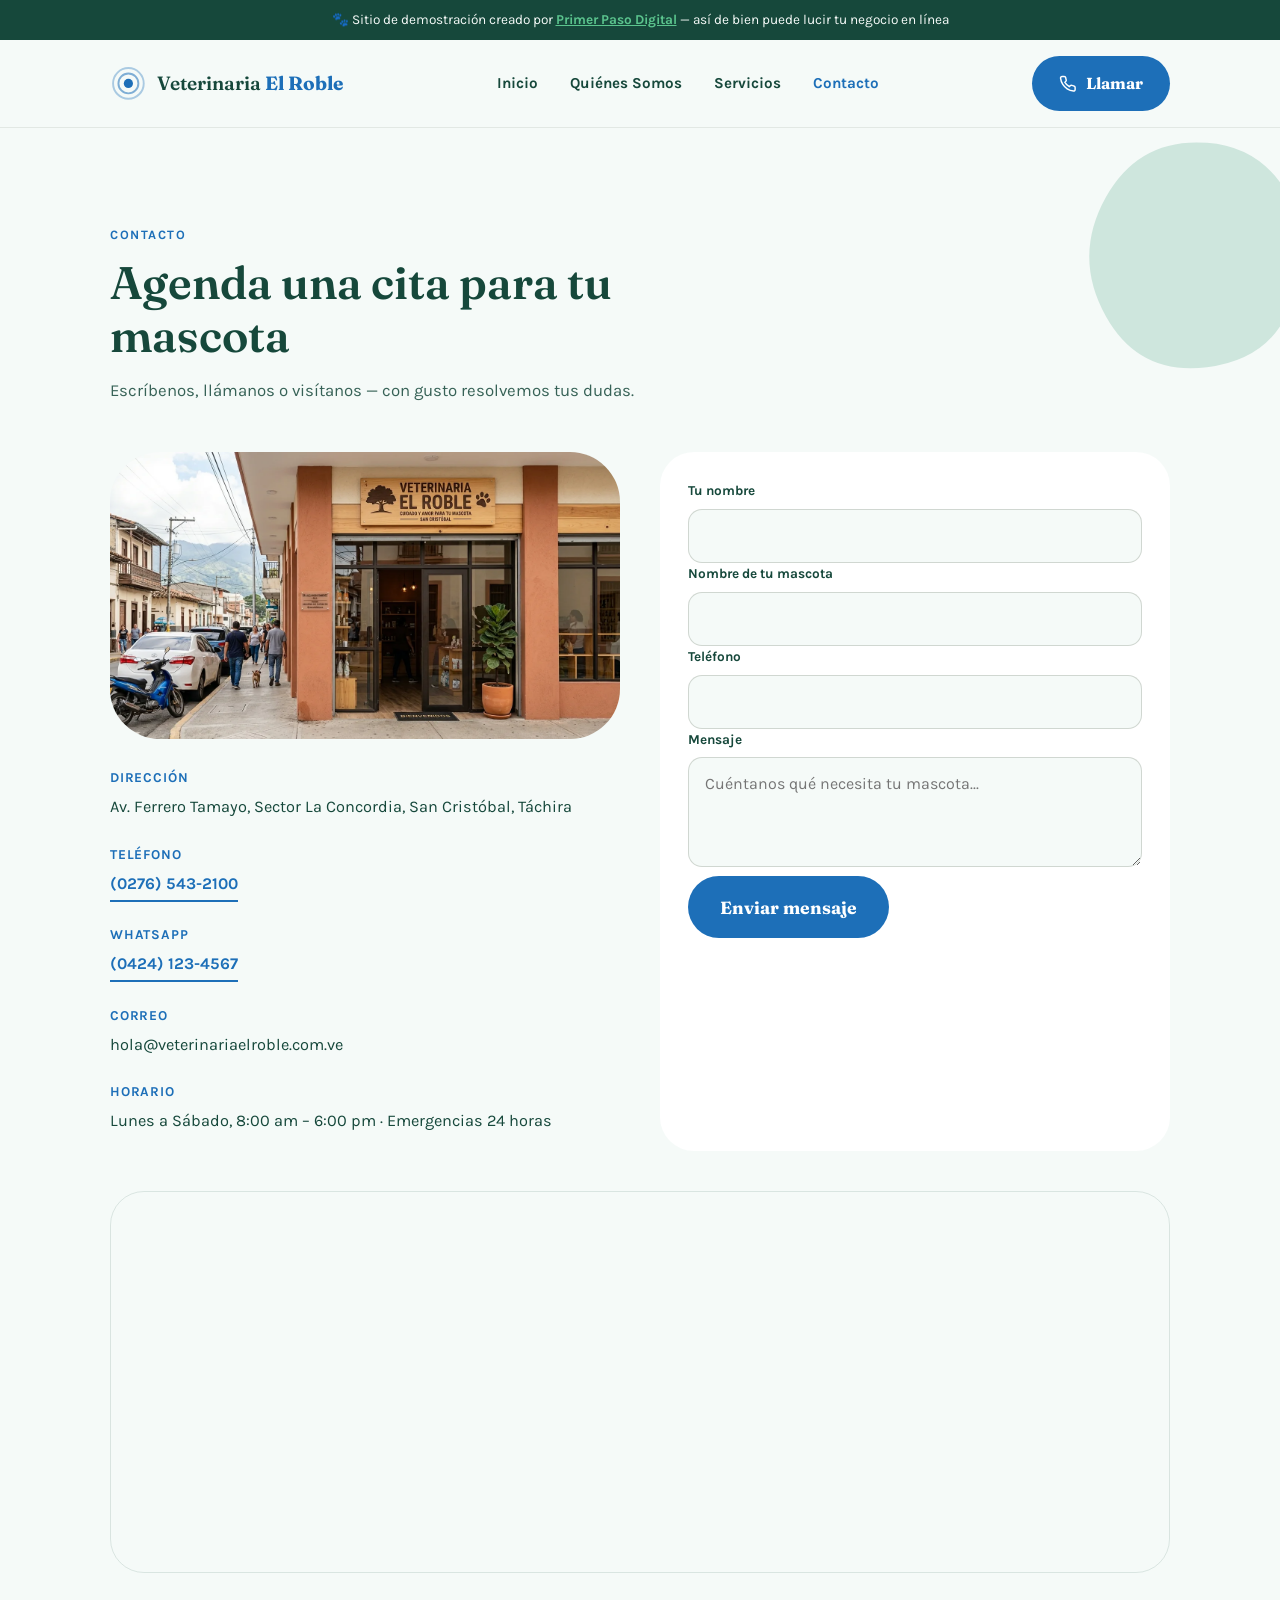
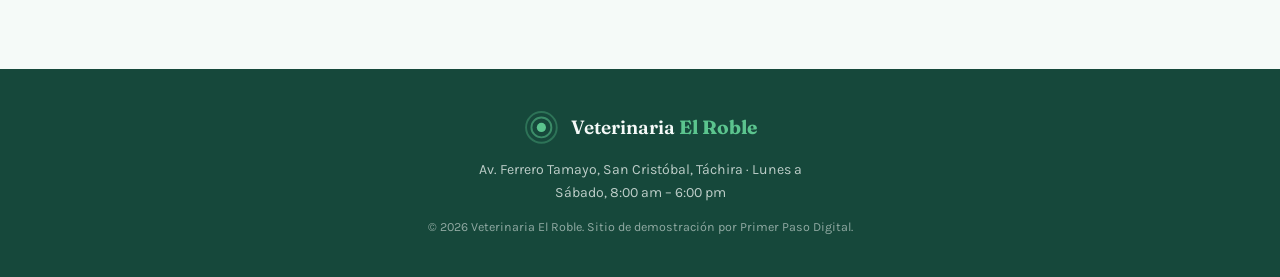
<file: demos/veterinaria/contacto.html>
<!DOCTYPE html>
<html lang="es">
<head>
<meta charset="UTF-8">
<meta name="viewport" content="width=device-width, initial-scale=1.0">
<title>Veterinaria El Roble | Contacto</title>
<meta name="description" content="Agenda una cita con Veterinaria El Roble en San Cristóbal, Táchira. Dirección, teléfono, horarios y formulario de contacto.">
<meta name="robots" content="noindex, nofollow">
<link rel="preconnect" href="https://fonts.googleapis.com">
<link rel="preconnect" href="https://fonts.gstatic.com" crossorigin>
<link href="https://fonts.googleapis.com/css2?family=Fraunces:opsz,wght@9..144,500;9..144,600;9..144,700&family=Karla:wght@400;500;700;800&display=swap" rel="stylesheet">
<link rel="stylesheet" href="css/style.css">
</head>
<body>

<div class="demo-ribbon">🐾 Sitio de demostración creado por <a href="../../index.html">Primer Paso Digital</a> — así de bien puede lucir tu negocio en línea</div>

<header class="site-header">
  <div class="container site-header__inner">
    <a class="brand" href="index.html">
      <svg class="brand__mark" viewBox="0 0 48 48" aria-hidden="true">
        <circle cx="24" cy="24" r="20" fill="none" stroke="currentColor" stroke-width="2.5" opacity="0.35"/>
        <circle cx="24" cy="24" r="13" fill="none" stroke="currentColor" stroke-width="2.5" opacity="0.55"/>
        <circle cx="24" cy="24" r="6" fill="currentColor"/>
      </svg>
      <span class="brand__word">Veterinaria <strong>El Roble</strong></span>
    </a>
    <nav class="nav" id="siteNav">
      <ul class="nav__list">
        <li><a href="index.html">Inicio</a></li>
        <li><a href="quienes-somos.html">Quiénes Somos</a></li>
        <li><a href="servicios.html">Servicios</a></li>
        <li><a href="contacto.html" class="is-active">Contacto</a></li>
      </ul>
    </nav>
    <div class="site-header__actions">
      <a class="btn btn--primary" href="tel:+582765432100">
        <svg viewBox="0 0 24 24" fill="none" stroke="currentColor" stroke-width="2"><path d="M22 16.92v3a2 2 0 0 1-2.18 2 19.79 19.79 0 0 1-8.63-3.07 19.5 19.5 0 0 1-6-6 19.79 19.79 0 0 1-3.07-8.67A2 2 0 0 1 4.11 2h3a2 2 0 0 1 2 1.72c.13.96.36 1.9.68 2.81a2 2 0 0 1-.45 2.11L8.09 9.91a16 16 0 0 0 6 6l1.27-1.27a2 2 0 0 1 2.11-.45c.91.32 1.85.55 2.81.68A2 2 0 0 1 22 16.92z"/></svg>
        <span>Llamar</span>
      </a>
      <button class="nav-toggle" id="navToggle" aria-expanded="false" aria-controls="siteNav" aria-label="Abrir menú">
        <span></span><span></span><span></span>
      </button>
    </div>
  </div>
</header>

<main>

  <section class="section">
    <svg class="blob blob--1" viewBox="0 0 400 400" aria-hidden="true"><path fill="#A9D3C4" d="M321,271Q300,342,220,352Q140,362,101,292Q62,222,101,152Q140,82,220,88Q300,94,330,182Q360,270,321,271Z"/></svg>
    <div class="container">
      <header class="section__head">
        <p class="eyebrow">Contacto</p>
        <h1>Agenda una cita para tu mascota</h1>
        <p class="section__sub">Escríbenos, llámanos o visítanos — con gusto resolvemos tus dudas.</p>
      </header>

      <div class="contact-grid">
        <div>
          <div class="facility" style="margin-bottom:1.75rem;"><img src="img/clinica-fachada.webp" alt="Fachada de Veterinaria El Roble en San Cristóbal" width="800" height="450" loading="lazy"></div>
          <dl class="contact-info">
            <dt>Dirección</dt>
            <dd>Av. Ferrero Tamayo, Sector La Concordia, San Cristóbal, Táchira</dd>
            <dt>Teléfono</dt>
            <dd><a class="link-arrow" href="tel:+582765432100">(0276) 543-2100</a></dd>
            <dt>WhatsApp</dt>
            <dd><a class="link-arrow" href="https://wa.me/584241234567?text=Hola%2C%20quiero%20agendar%20una%20cita%20para%20mi%20mascota" target="_blank" rel="noopener noreferrer">(0424) 123-4567</a></dd>
            <dt>Correo</dt>
            <dd>hola@veterinariaelroble.com.ve</dd>
            <dt>Horario</dt>
            <dd>Lunes a Sábado, 8:00 am – 6:00 pm · Emergencias 24 horas</dd>
          </dl>
        </div>

        <form class="form" id="contactForm">
          <div class="form__fields">
            <div>
              <label for="nombre">Tu nombre</label>
              <input type="text" id="nombre" name="nombre" required>
            </div>
            <div>
              <label for="mascota">Nombre de tu mascota</label>
              <input type="text" id="mascota" name="mascota">
            </div>
            <div>
              <label for="telefono">Teléfono</label>
              <input type="tel" id="telefono" name="telefono" required>
            </div>
            <div>
              <label for="mensaje">Mensaje</label>
              <textarea id="mensaje" name="mensaje" placeholder="Cuéntanos qué necesita tu mascota..." required></textarea>
            </div>
            <button type="submit" class="btn btn--primary btn--lg" style="justify-content:center;">Enviar mensaje</button>
          </div>
          <p class="form__success">¡Gracias! Te contactaremos muy pronto para agendar tu cita.</p>
        </form>
      </div>

      <div class="map-embed">
        <iframe src="https://www.google.com/maps?q=Av.+Ferrero+Tamayo,+San+Crist%C3%B3bal,+T%C3%A1chira,+Venezuela&output=embed" loading="lazy" allowfullscreen referrerpolicy="no-referrer-when-downgrade" title="Ubicación de Veterinaria El Roble en Google Maps"></iframe>
      </div>
    </div>
  </section>

</main>

<footer class="site-footer">
  <div class="container site-footer__inner">
    <a class="brand" href="index.html">
      <svg class="brand__mark" viewBox="0 0 48 48" aria-hidden="true">
        <circle cx="24" cy="24" r="20" fill="none" stroke="currentColor" stroke-width="2.5" opacity="0.35"/>
        <circle cx="24" cy="24" r="13" fill="none" stroke="currentColor" stroke-width="2.5" opacity="0.55"/>
        <circle cx="24" cy="24" r="6" fill="currentColor"/>
      </svg>
      <span class="brand__word">Veterinaria <strong>El Roble</strong></span>
    </a>
    <p class="site-footer__tag">Av. Ferrero Tamayo, San Cristóbal, Táchira · Lunes a Sábado, 8:00 am – 6:00 pm</p>
    <p class="site-footer__copy">© 2026 Veterinaria El Roble. Sitio de demostración por Primer Paso Digital.</p>
  </div>
</footer>

<script src="js/script.js"></script>
</body>
</html>
</file>
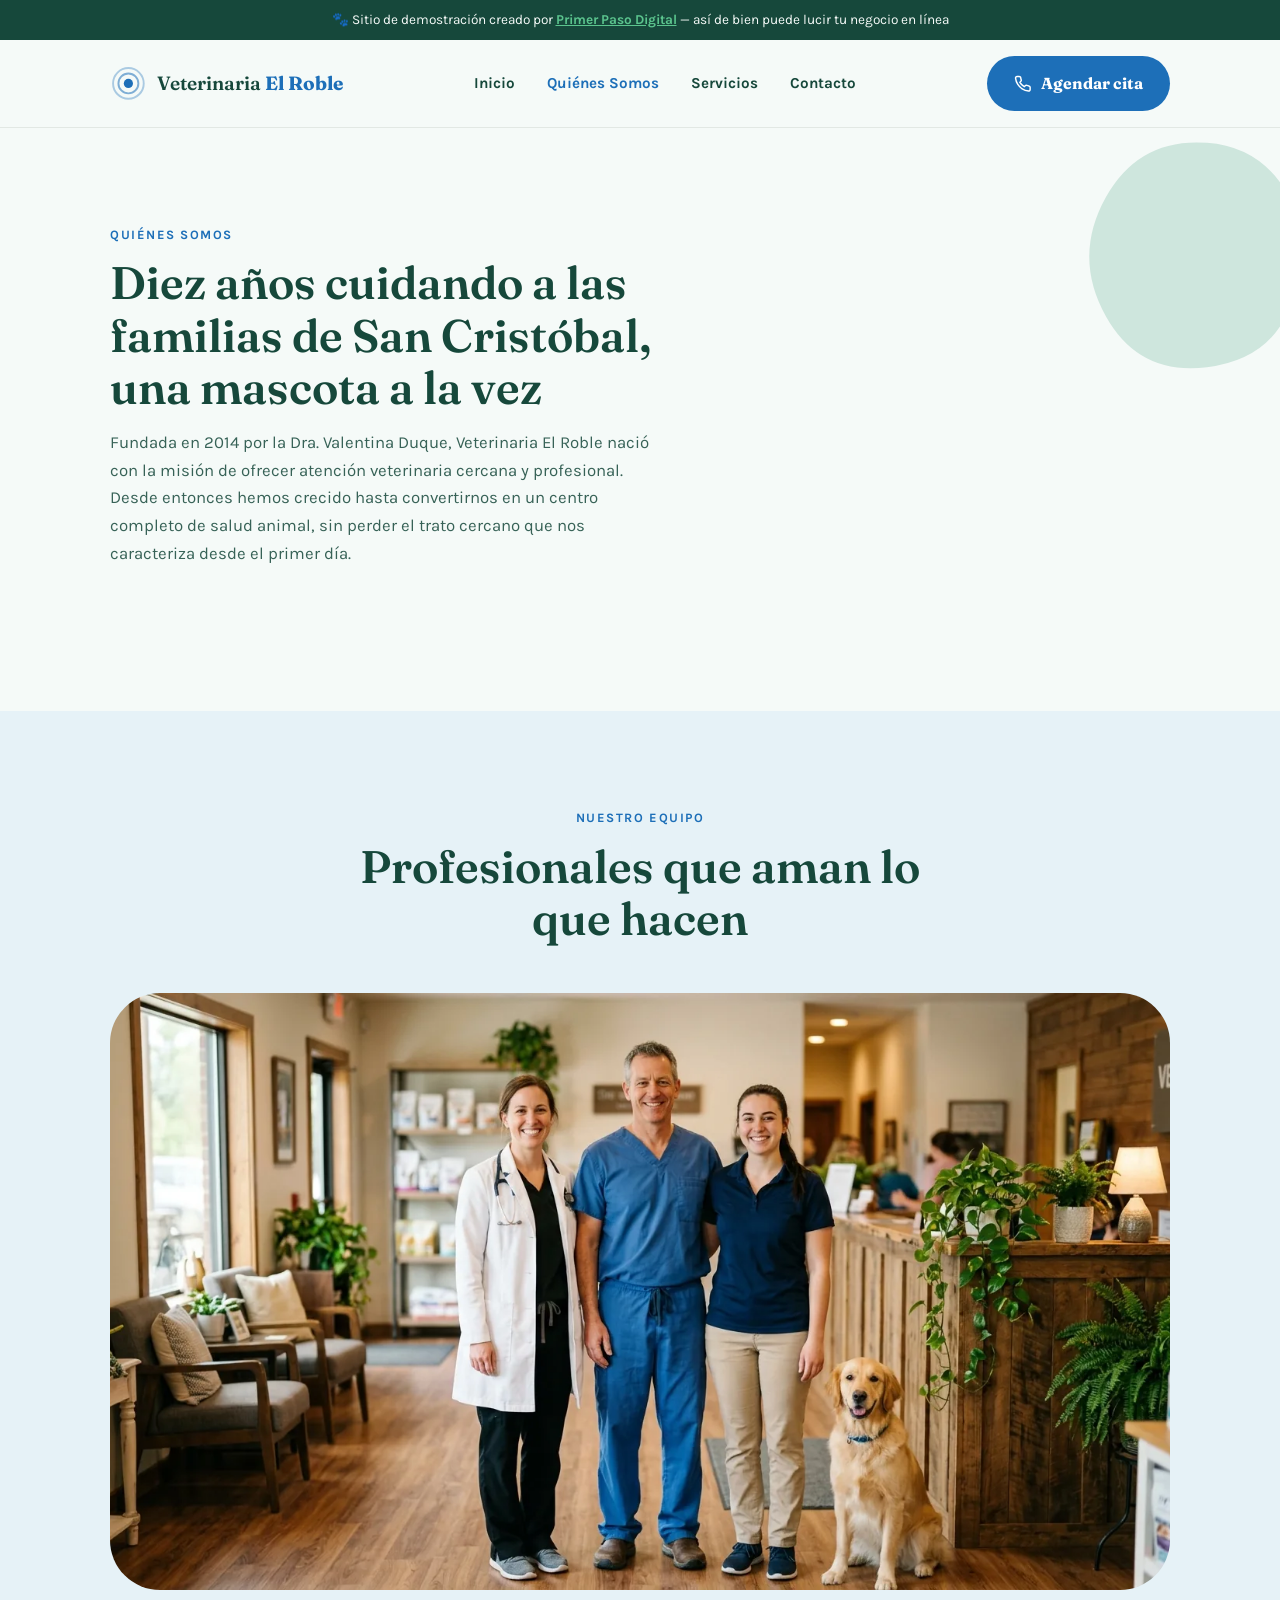
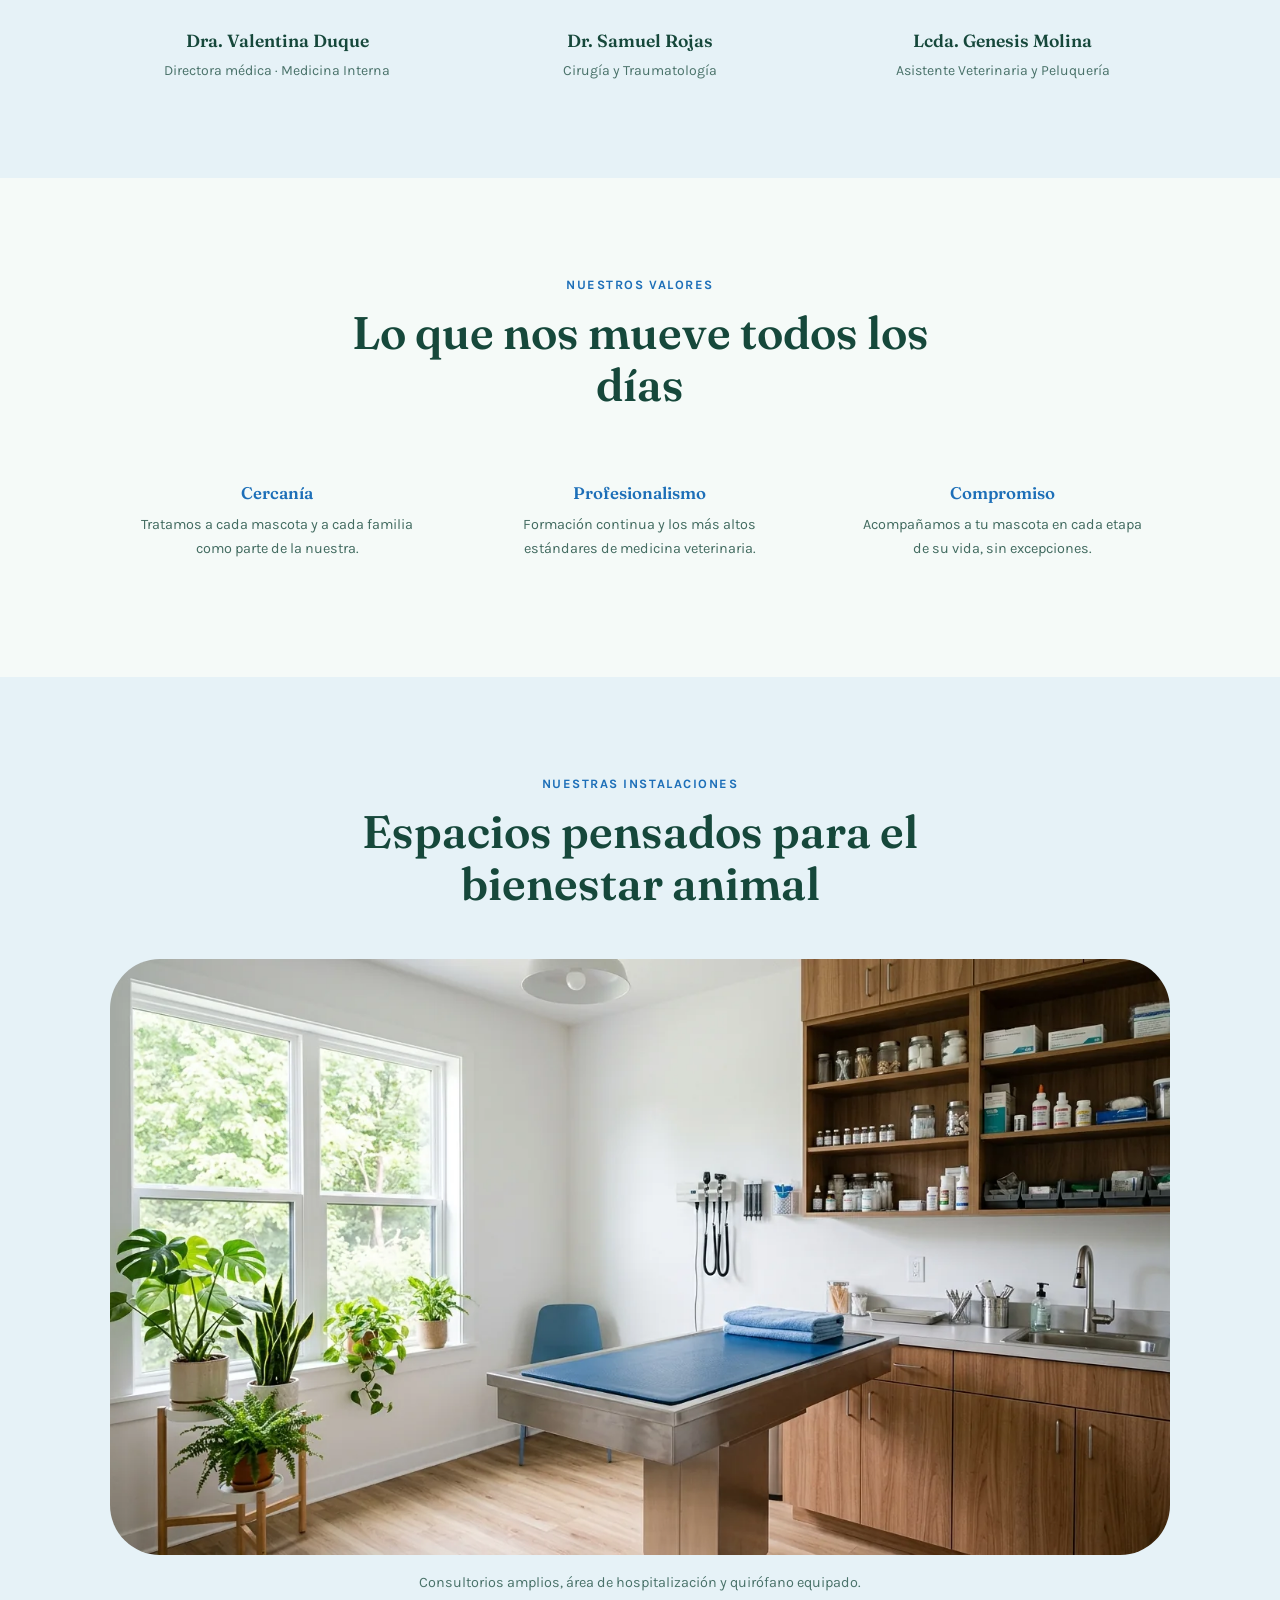
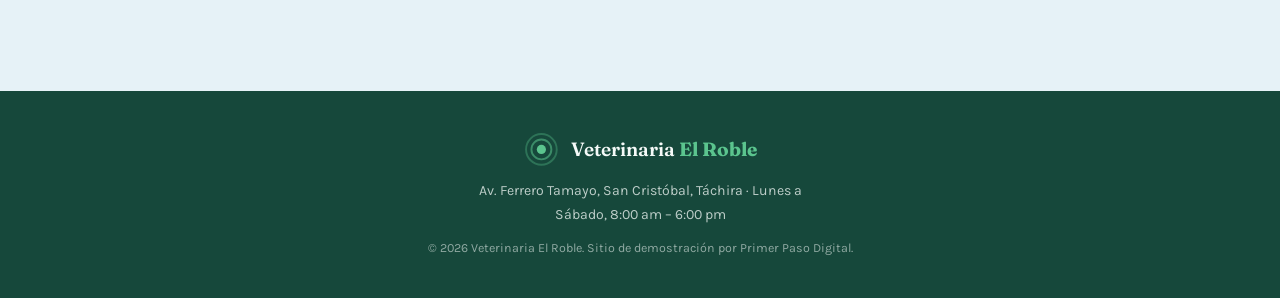
<file: demos/veterinaria/quienes-somos.html>
<!DOCTYPE html>
<html lang="es">
<head>
<meta charset="UTF-8">
<meta name="viewport" content="width=device-width, initial-scale=1.0">
<title>Veterinaria El Roble | Quiénes Somos</title>
<meta name="description" content="Conoce la historia, el equipo y las instalaciones de Veterinaria El Roble en San Cristóbal, Táchira.">
<meta name="robots" content="noindex, nofollow">
<link rel="preconnect" href="https://fonts.googleapis.com">
<link rel="preconnect" href="https://fonts.gstatic.com" crossorigin>
<link href="https://fonts.googleapis.com/css2?family=Fraunces:opsz,wght@9..144,500;9..144,600;9..144,700&family=Karla:wght@400;500;700;800&display=swap" rel="stylesheet">
<link rel="stylesheet" href="css/style.css">
</head>
<body>

<div class="demo-ribbon">🐾 Sitio de demostración creado por <a href="../../index.html">Primer Paso Digital</a> — así de bien puede lucir tu negocio en línea</div>

<header class="site-header">
  <div class="container site-header__inner">
    <a class="brand" href="index.html">
      <svg class="brand__mark" viewBox="0 0 48 48" aria-hidden="true">
        <circle cx="24" cy="24" r="20" fill="none" stroke="currentColor" stroke-width="2.5" opacity="0.35"/>
        <circle cx="24" cy="24" r="13" fill="none" stroke="currentColor" stroke-width="2.5" opacity="0.55"/>
        <circle cx="24" cy="24" r="6" fill="currentColor"/>
      </svg>
      <span class="brand__word">Veterinaria <strong>El Roble</strong></span>
    </a>
    <nav class="nav" id="siteNav">
      <ul class="nav__list">
        <li><a href="index.html">Inicio</a></li>
        <li><a href="quienes-somos.html" class="is-active">Quiénes Somos</a></li>
        <li><a href="servicios.html">Servicios</a></li>
        <li><a href="contacto.html">Contacto</a></li>
      </ul>
    </nav>
    <div class="site-header__actions">
      <a class="btn btn--primary" href="contacto.html">
        <svg viewBox="0 0 24 24" fill="none" stroke="currentColor" stroke-width="2"><path d="M22 16.92v3a2 2 0 0 1-2.18 2 19.79 19.79 0 0 1-8.63-3.07 19.5 19.5 0 0 1-6-6 19.79 19.79 0 0 1-3.07-8.67A2 2 0 0 1 4.11 2h3a2 2 0 0 1 2 1.72c.13.96.36 1.9.68 2.81a2 2 0 0 1-.45 2.11L8.09 9.91a16 16 0 0 0 6 6l1.27-1.27a2 2 0 0 1 2.11-.45c.91.32 1.85.55 2.81.68A2 2 0 0 1 22 16.92z"/></svg>
        <span>Agendar cita</span>
      </a>
      <button class="nav-toggle" id="navToggle" aria-expanded="false" aria-controls="siteNav" aria-label="Abrir menú">
        <span></span><span></span><span></span>
      </button>
    </div>
  </div>
</header>

<main>

  <!-- INTRO -->
  <section class="section">
    <svg class="blob blob--1" viewBox="0 0 400 400" aria-hidden="true"><path fill="#A9D3C4" d="M321,271Q300,342,220,352Q140,362,101,292Q62,222,101,152Q140,82,220,88Q300,94,330,182Q360,270,321,271Z"/></svg>
    <div class="container">
      <header class="section__head">
        <p class="eyebrow">Quiénes somos</p>
        <h1>Diez años cuidando a las familias de San Cristóbal, una mascota a la vez</h1>
        <p class="section__sub">Fundada en 2014 por la Dra. Valentina Duque, Veterinaria El Roble nació con la misión de ofrecer atención veterinaria cercana y profesional. Desde entonces hemos crecido hasta convertirnos en un centro completo de salud animal, sin perder el trato cercano que nos caracteriza desde el primer día.</p>
      </header>
    </div>
  </section>

  <!-- EQUIPO -->
  <section class="section section--alt">
    <div class="container">
      <header class="section__head section__head--center">
        <p class="eyebrow">Nuestro equipo</p>
        <h2>Profesionales que aman lo que hacen</h2>
      </header>
      <div class="facility" style="margin-bottom:2.25rem;"><img src="img/equipo-veterinaria.webp" alt="Equipo de Veterinaria El Roble: la Dra. Valentina Duque, el Dr. Samuel Rojas y la Lcda. Genesis Molina en la clínica" width="1280" height="720" loading="lazy"></div>
      <div class="grid grid--3">
        <div class="team-card">
          <h3>Dra. Valentina Duque</h3>
          <p>Directora médica · Medicina Interna</p>
        </div>
        <div class="team-card">
          <h3>Dr. Samuel Rojas</h3>
          <p>Cirugía y Traumatología</p>
        </div>
        <div class="team-card">
          <h3>Lcda. Genesis Molina</h3>
          <p>Asistente Veterinaria y Peluquería</p>
        </div>
      </div>
    </div>
  </section>

  <!-- VALORES -->
  <section class="section">
    <div class="container">
      <header class="section__head section__head--center">
        <p class="eyebrow">Nuestros valores</p>
        <h2>Lo que nos mueve todos los días</h2>
      </header>
      <div class="grid grid--3">
        <div class="value" style="text-align:center">
          <h3>Cercanía</h3>
          <p>Tratamos a cada mascota y a cada familia como parte de la nuestra.</p>
        </div>
        <div class="value" style="text-align:center">
          <h3>Profesionalismo</h3>
          <p>Formación continua y los más altos estándares de medicina veterinaria.</p>
        </div>
        <div class="value" style="text-align:center">
          <h3>Compromiso</h3>
          <p>Acompañamos a tu mascota en cada etapa de su vida, sin excepciones.</p>
        </div>
      </div>
    </div>
  </section>

  <!-- INSTALACIONES -->
  <section class="section section--alt">
    <div class="container">
      <header class="section__head section__head--center">
        <p class="eyebrow">Nuestras instalaciones</p>
        <h2>Espacios pensados para el bienestar animal</h2>
      </header>
      <div class="facility"><img src="img/clinica-interior.webp" alt="Interior del consultorio de Veterinaria El Roble, limpio y luminoso" width="1280" height="720" loading="lazy"></div>
      <p class="facility-caption">Consultorios amplios, área de hospitalización y quirófano equipado.</p>
    </div>
  </section>

</main>

<footer class="site-footer">
  <div class="container site-footer__inner">
    <a class="brand" href="index.html">
      <svg class="brand__mark" viewBox="0 0 48 48" aria-hidden="true">
        <circle cx="24" cy="24" r="20" fill="none" stroke="currentColor" stroke-width="2.5" opacity="0.35"/>
        <circle cx="24" cy="24" r="13" fill="none" stroke="currentColor" stroke-width="2.5" opacity="0.55"/>
        <circle cx="24" cy="24" r="6" fill="currentColor"/>
      </svg>
      <span class="brand__word">Veterinaria <strong>El Roble</strong></span>
    </a>
    <p class="site-footer__tag">Av. Ferrero Tamayo, San Cristóbal, Táchira · Lunes a Sábado, 8:00 am – 6:00 pm</p>
    <p class="site-footer__copy">© 2026 Veterinaria El Roble. Sitio de demostración por Primer Paso Digital.</p>
  </div>
</footer>

<script src="js/script.js"></script>
</body>
</html>
</file>
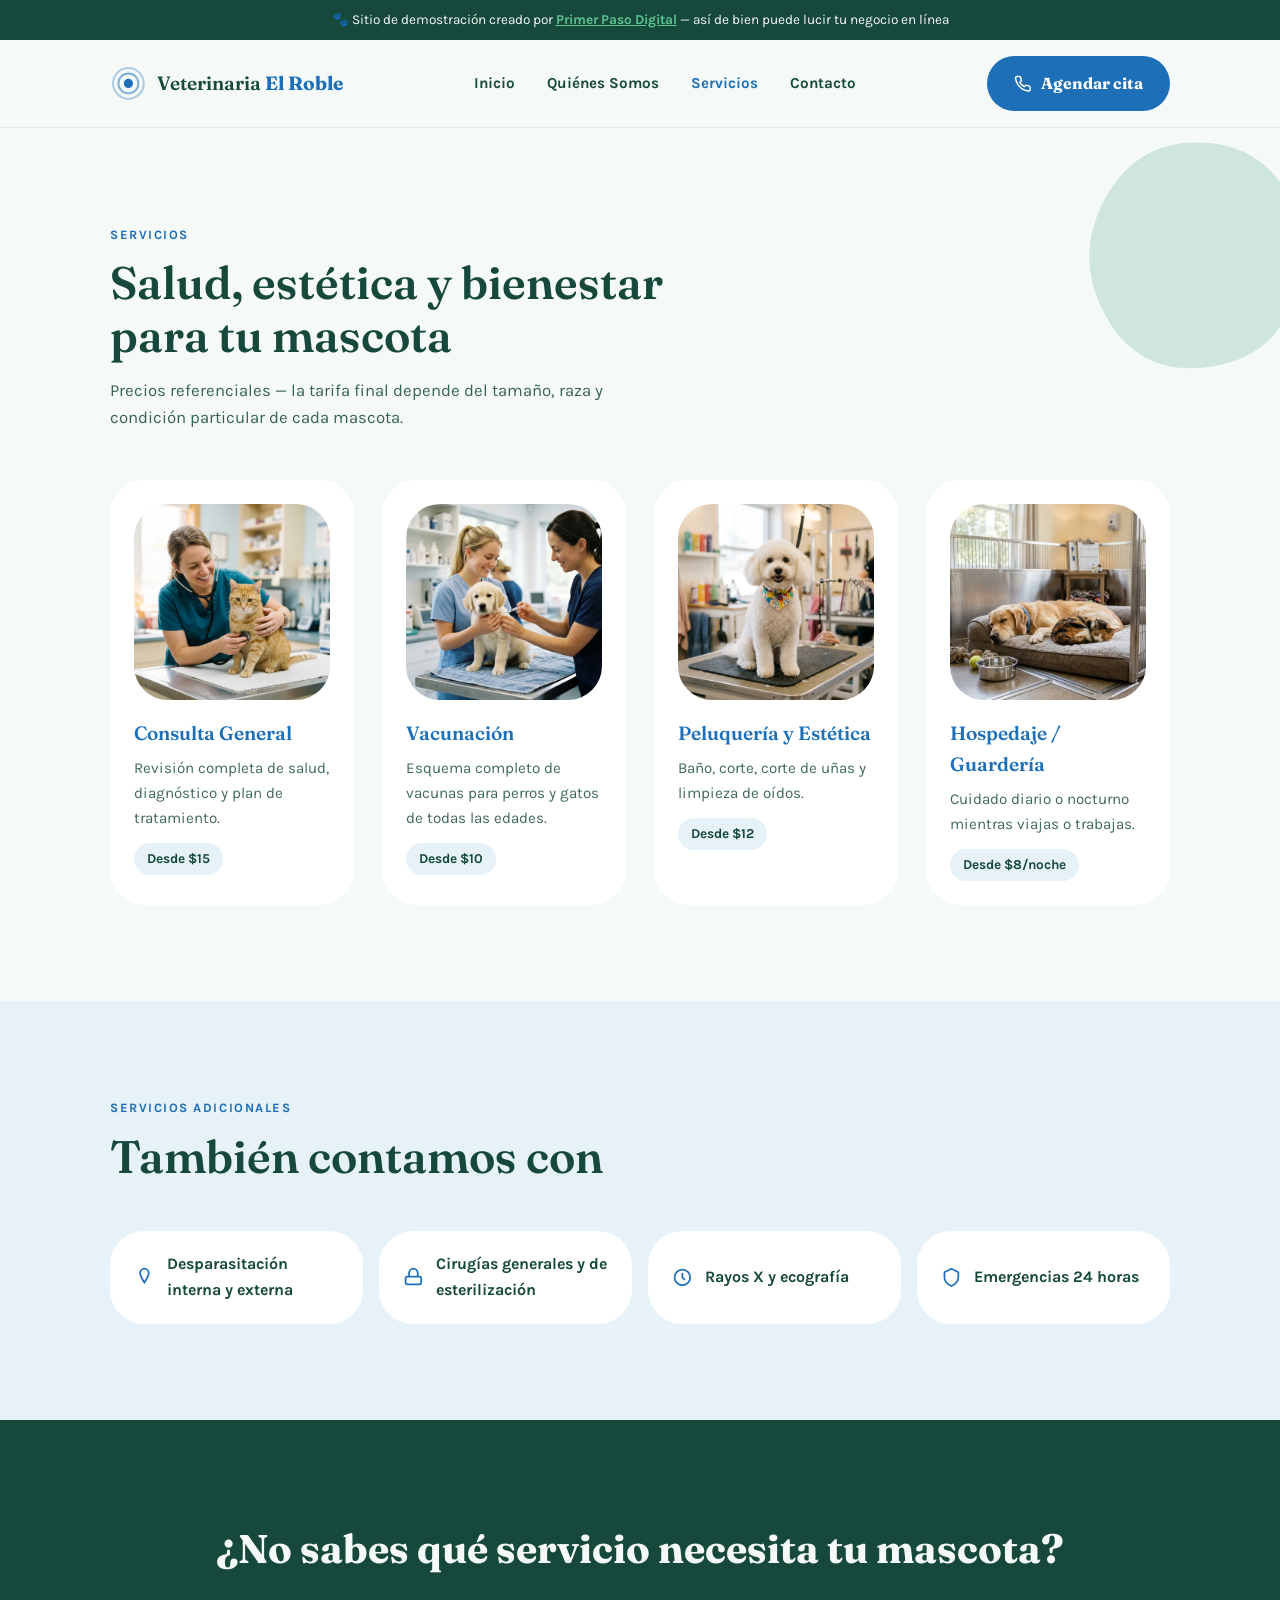
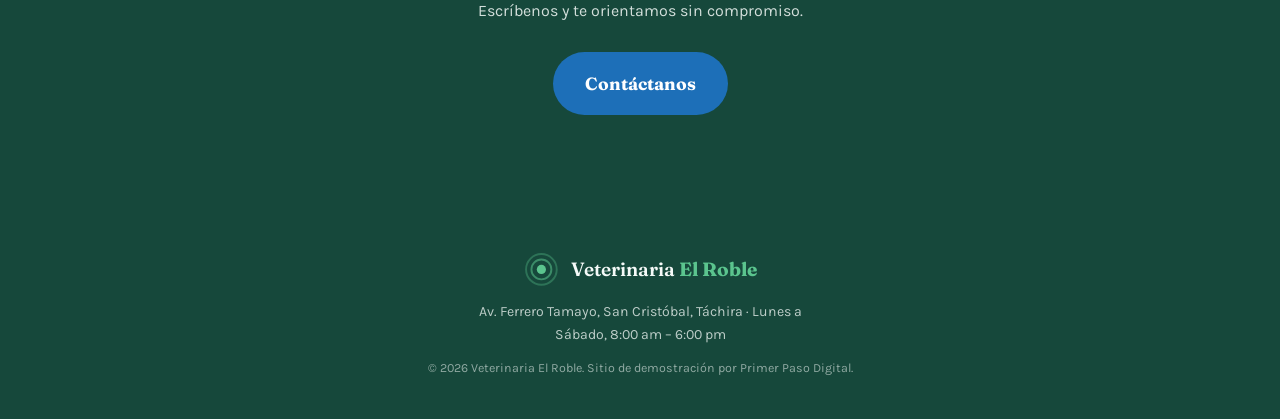
<file: demos/veterinaria/servicios.html>
<!DOCTYPE html>
<html lang="es">
<head>
<meta charset="UTF-8">
<meta name="viewport" content="width=device-width, initial-scale=1.0">
<title>Veterinaria El Roble | Servicios</title>
<meta name="description" content="Consulta general, vacunación, peluquería, hospedaje, cirugía y más. Conoce todos los servicios de Veterinaria El Roble en San Cristóbal.">
<meta name="robots" content="noindex, nofollow">
<link rel="preconnect" href="https://fonts.googleapis.com">
<link rel="preconnect" href="https://fonts.gstatic.com" crossorigin>
<link href="https://fonts.googleapis.com/css2?family=Fraunces:opsz,wght@9..144,500;9..144,600;9..144,700&family=Karla:wght@400;500;700;800&display=swap" rel="stylesheet">
<link rel="stylesheet" href="css/style.css">
</head>
<body>

<div class="demo-ribbon">🐾 Sitio de demostración creado por <a href="../../index.html">Primer Paso Digital</a> — así de bien puede lucir tu negocio en línea</div>

<header class="site-header">
  <div class="container site-header__inner">
    <a class="brand" href="index.html">
      <svg class="brand__mark" viewBox="0 0 48 48" aria-hidden="true">
        <circle cx="24" cy="24" r="20" fill="none" stroke="currentColor" stroke-width="2.5" opacity="0.35"/>
        <circle cx="24" cy="24" r="13" fill="none" stroke="currentColor" stroke-width="2.5" opacity="0.55"/>
        <circle cx="24" cy="24" r="6" fill="currentColor"/>
      </svg>
      <span class="brand__word">Veterinaria <strong>El Roble</strong></span>
    </a>
    <nav class="nav" id="siteNav">
      <ul class="nav__list">
        <li><a href="index.html">Inicio</a></li>
        <li><a href="quienes-somos.html">Quiénes Somos</a></li>
        <li><a href="servicios.html" class="is-active">Servicios</a></li>
        <li><a href="contacto.html">Contacto</a></li>
      </ul>
    </nav>
    <div class="site-header__actions">
      <a class="btn btn--primary" href="contacto.html">
        <svg viewBox="0 0 24 24" fill="none" stroke="currentColor" stroke-width="2"><path d="M22 16.92v3a2 2 0 0 1-2.18 2 19.79 19.79 0 0 1-8.63-3.07 19.5 19.5 0 0 1-6-6 19.79 19.79 0 0 1-3.07-8.67A2 2 0 0 1 4.11 2h3a2 2 0 0 1 2 1.72c.13.96.36 1.9.68 2.81a2 2 0 0 1-.45 2.11L8.09 9.91a16 16 0 0 0 6 6l1.27-1.27a2 2 0 0 1 2.11-.45c.91.32 1.85.55 2.81.68A2 2 0 0 1 22 16.92z"/></svg>
        <span>Agendar cita</span>
      </a>
      <button class="nav-toggle" id="navToggle" aria-expanded="false" aria-controls="siteNav" aria-label="Abrir menú">
        <span></span><span></span><span></span>
      </button>
    </div>
  </div>
</header>

<main>

  <section class="section">
    <svg class="blob blob--1" viewBox="0 0 400 400" aria-hidden="true"><path fill="#A9D3C4" d="M321,271Q300,342,220,352Q140,362,101,292Q62,222,101,152Q140,82,220,88Q300,94,330,182Q360,270,321,271Z"/></svg>
    <div class="container">
      <header class="section__head">
        <p class="eyebrow">Servicios</p>
        <h1>Salud, estética y bienestar para tu mascota</h1>
        <p class="section__sub">Precios referenciales — la tarifa final depende del tamaño, raza y condición particular de cada mascota.</p>
      </header>

      <div class="grid grid--4">
        <article class="service-card">
          <div class="service-card__img"><img src="img/servicio-consulta.webp" alt="Veterinario revisando a un gato en una consulta general" width="400" height="400" loading="lazy"></div>
          <h3>Consulta General</h3>
          <p>Revisión completa de salud, diagnóstico y plan de tratamiento.</p>
          <span class="service-card__price">Desde $15</span>
        </article>
        <article class="service-card">
          <div class="service-card__img"><img src="img/servicio-vacunacion.webp" alt="Vacunación de un cachorro en la clínica" width="400" height="400" loading="lazy"></div>
          <h3>Vacunación</h3>
          <p>Esquema completo de vacunas para perros y gatos de todas las edades.</p>
          <span class="service-card__price">Desde $10</span>
        </article>
        <article class="service-card">
          <div class="service-card__img"><img src="img/servicio-peluqueria.webp" alt="Perro recién bañado y peinado en la peluquería canina" width="400" height="400" loading="lazy"></div>
          <h3>Peluquería y Estética</h3>
          <p>Baño, corte, corte de uñas y limpieza de oídos.</p>
          <span class="service-card__price">Desde $12</span>
        </article>
        <article class="service-card">
          <div class="service-card__img"><img src="img/servicio-hospedaje.webp" alt="Mascotas descansando en el área de hospedaje de la clínica" width="400" height="400" loading="lazy"></div>
          <h3>Hospedaje / Guardería</h3>
          <p>Cuidado diario o nocturno mientras viajas o trabajas.</p>
          <span class="service-card__price">Desde $8/noche</span>
        </article>
      </div>
    </div>
  </section>

  <section class="section section--alt">
    <div class="container">
      <header class="section__head">
        <p class="eyebrow">Servicios adicionales</p>
        <h2>También contamos con</h2>
      </header>
      <ul class="extra-services">
        <li><svg viewBox="0 0 24 24" fill="none" stroke="currentColor" stroke-width="2"><path d="M12 2a5 5 0 0 0-5 5c0 3.5 5 11 5 11s5-7.5 5-11a5 5 0 0 0-5-5z"/></svg>Desparasitación interna y externa</li>
        <li><svg viewBox="0 0 24 24" fill="none" stroke="currentColor" stroke-width="2"><rect x="3" y="11" width="18" height="9" rx="2"/><path d="M7 11V7a5 5 0 0 1 10 0v4"/></svg>Cirugías generales y de esterilización</li>
        <li><svg viewBox="0 0 24 24" fill="none" stroke="currentColor" stroke-width="2"><circle cx="12" cy="12" r="9"/><path d="M12 7v5l3 3"/></svg>Rayos X y ecografía</li>
        <li><svg viewBox="0 0 24 24" fill="none" stroke="currentColor" stroke-width="2"><path d="M12 2 4 6v6c0 5 4 8 8 10 4-2 8-5 8-10V6z"/></svg>Emergencias 24 horas</li>
      </ul>
    </div>
  </section>

  <section class="section section--musgo" style="text-align:center">
    <div class="container">
      <h2 style="font-family:var(--font-display); font-size:clamp(1.8rem,3.5vw,2.5rem); margin-bottom:1rem;">¿No sabes qué servicio necesita tu mascota?</h2>
      <p style="max-width:48ch; margin-inline:auto; opacity:.85; margin-bottom:1.75rem;">Escríbenos y te orientamos sin compromiso.</p>
      <a class="btn btn--primary btn--lg" href="contacto.html">Contáctanos</a>
    </div>
  </section>

</main>

<footer class="site-footer">
  <div class="container site-footer__inner">
    <a class="brand" href="index.html">
      <svg class="brand__mark" viewBox="0 0 48 48" aria-hidden="true">
        <circle cx="24" cy="24" r="20" fill="none" stroke="currentColor" stroke-width="2.5" opacity="0.35"/>
        <circle cx="24" cy="24" r="13" fill="none" stroke="currentColor" stroke-width="2.5" opacity="0.55"/>
        <circle cx="24" cy="24" r="6" fill="currentColor"/>
      </svg>
      <span class="brand__word">Veterinaria <strong>El Roble</strong></span>
    </a>
    <p class="site-footer__tag">Av. Ferrero Tamayo, San Cristóbal, Táchira · Lunes a Sábado, 8:00 am – 6:00 pm</p>
    <p class="site-footer__copy">© 2026 Veterinaria El Roble. Sitio de demostración por Primer Paso Digital.</p>
  </div>
</footer>

<script src="js/script.js"></script>
</body>
</html>
</file>
<file: assets/css/main.css>
/* ==========================================================================
   Primer Paso Digital — sistema "Sendero"
   Tokens + reset + componentes. Ver CLAUDE.md para la paleta y tipografía.
   ========================================================================== */

:root {
  --ink: #16211D;
  --niebla: #ECEEE7;
  --niebla-alt: #E2E5D9;
  --sendero: #12544A;
  --sendero-dark: #0C3B34;
  --marca: #F0A63A;
  --arcilla: #B5652D;
  --whatsapp: #25D366;
  --whatsapp-dark: #1DA851;
  --white: #FFFFFF;

  --font-display: 'Bricolage Grotesque', 'Segoe UI', sans-serif;
  --font-body: 'Public Sans', 'Segoe UI', sans-serif;
  --font-mono: 'Space Mono', 'Courier New', monospace;

  --radius-sm: 10px;
  --radius-md: 18px;
  --radius-lg: 28px;

  --container-max: 1180px;

  --ease: cubic-bezier(.4, 0, .2, 1);
}

/* ---------- Reset ---------- */
*, *::before, *::after { box-sizing: border-box; }
html { scroll-behavior: smooth; }
body {
  margin: 0;
  font-family: var(--font-body);
  color: var(--ink);
  background: var(--niebla);
  line-height: 1.65;
  -webkit-font-smoothing: antialiased;
}
img { max-width: 100%; display: block; height: auto; }
a { color: inherit; text-decoration: none; }
ul { margin: 0; padding: 0; list-style: none; }
h1, h2, h3, p { margin: 0; }
button { font: inherit; color: inherit; background: none; border: none; cursor: pointer; }
svg { display: block; }

:focus-visible {
  outline: 3px solid var(--marca);
  outline-offset: 3px;
  border-radius: 4px;
}

@media (prefers-reduced-motion: reduce) {
  html { scroll-behavior: auto; }
  *, *::before, *::after {
    animation-duration: 0.001ms !important;
    animation-iteration-count: 1 !important;
    transition-duration: 0.001ms !important;
    scroll-behavior: auto !important;
  }
}

/* ---------- Skip link ---------- */
.skip-link {
  position: absolute;
  left: 1rem;
  top: -60px;
  background: var(--marca);
  color: var(--ink);
  padding: .75rem 1.25rem;
  border-radius: var(--radius-sm);
  font-family: var(--font-display);
  font-weight: 700;
  z-index: 1000;
  transition: top .2s var(--ease);
}
.skip-link:focus { top: 1rem; }

/* ---------- Layout helpers ---------- */
.container {
  width: 100%;
  max-width: var(--container-max);
  margin-inline: auto;
  padding-inline: clamp(1.25rem, 4vw, 2.5rem);
}

.section { position: relative; padding-block: clamp(4rem, 9vw, 7rem); overflow: hidden; }
.section--dark { background: var(--ink); color: var(--niebla); }
.section--light { background: var(--niebla); color: var(--ink); }

.eyebrow {
  font-family: var(--font-mono);
  font-size: .78rem;
  letter-spacing: .14em;
  text-transform: uppercase;
  color: var(--marca);
  margin-bottom: .85rem;
}

.section__head { max-width: 640px; margin-bottom: clamp(2.5rem, 6vw, 3.5rem); }
.section__head h2 {
  font-family: var(--font-display);
  font-weight: 700;
  font-size: clamp(1.9rem, 3.4vw, 2.75rem);
  line-height: 1.15;
  letter-spacing: -.01em;
}
.section__sub { margin-top: .9rem; font-size: 1.05rem; opacity: .85; max-width: 52ch; }

/* ---------- Buttons ---------- */
.btn {
  display: inline-flex;
  align-items: center;
  gap: .6rem;
  padding: .9rem 1.6rem;
  border-radius: 999px;
  font-family: var(--font-display);
  font-weight: 700;
  font-size: 1rem;
  transition: transform .18s var(--ease), box-shadow .18s var(--ease);
  white-space: nowrap;
}
.btn svg { width: 1.15em; height: 1.15em; }
.btn:hover { transform: translateY(-2px); }
.btn:active { transform: translateY(0); }

.btn--whatsapp { background: var(--whatsapp); color: var(--white); }
.btn--whatsapp:hover { background: var(--whatsapp-dark); box-shadow: 0 10px 24px -8px rgba(37,211,102,.5); }

.btn--sm { padding: .55rem 1.1rem; font-size: .88rem; }
.btn--lg { padding: 1.05rem 2rem; font-size: 1.1rem; }

.link-arrow {
  display: inline-flex;
  align-items: center;
  font-family: var(--font-mono);
  font-size: .85rem;
  font-weight: 700;
  border-bottom: 1.5px solid currentColor;
  padding-bottom: 2px;
  width: fit-content;
  transition: gap .18s var(--ease), opacity .18s var(--ease);
}
.link-arrow:hover { opacity: .75; }

/* ---------- Reveal on scroll ---------- */
.reveal {
  opacity: 0;
  transform: translateY(18px);
  transition: opacity .7s var(--ease), transform .7s var(--ease);
}
.reveal.in-view { opacity: 1; transform: none; }
@media (prefers-reduced-motion: reduce) {
  .reveal { opacity: 1 !important; transform: none !important; }
}

/* ---------- Waypoint (sendero) ---------- */
.waypoint {
  display: flex;
  flex-direction: column;
  align-items: center;
  gap: 0;
  width: fit-content;
  margin-inline: auto;
  margin-bottom: 1.75rem;
}
.waypoint__line {
  width: 2px;
  height: 56px;
  background-image: repeating-linear-gradient(to bottom, var(--marca) 0 6px, transparent 6px 15px);
  transform: scaleY(0);
  transform-origin: top;
  transition: transform .9s var(--ease);
}
.section.in-view .waypoint__line { transform: scaleY(1); }
@media (prefers-reduced-motion: reduce) {
  .waypoint__line { transform: scaleY(1) !important; }
}

.waypoint__marker {
  width: 2.75rem;
  height: 2.75rem;
  border-radius: 50%;
  display: flex;
  align-items: center;
  justify-content: center;
  font-family: var(--font-mono);
  font-weight: 700;
  font-size: .85rem;
  border: 2px solid var(--marca);
  color: var(--marca);
  background: rgba(240, 166, 58, .08);
  flex-shrink: 0;
}
.waypoint__marker--final {
  background: var(--marca);
  color: var(--ink);
}

/* ==========================================================================
   Header
   ========================================================================== */
.site-header {
  position: sticky;
  top: 0;
  z-index: 100;
  border-bottom: 1px solid rgba(22, 33, 29, .08);
}
/* Blur lives on a pseudo-element (not on .site-header itself) so the header
   never becomes the containing block for its position:fixed mobile nav —
   backdrop-filter on an ancestor hijacks fixed-position sizing/offsets. */
.site-header::before {
  content: '';
  position: absolute;
  inset: 0;
  z-index: -1;
  background: rgba(236, 238, 231, .92);
  backdrop-filter: blur(8px);
}
.site-header__inner {
  display: flex;
  align-items: center;
  justify-content: space-between;
  gap: 1.5rem;
  padding-block: .9rem;
}

.brand {
  display: inline-flex;
  align-items: center;
  gap: .6rem;
  color: var(--sendero);
  flex-shrink: 0;
}
.brand__mark { width: 2rem; height: 2rem; }
.brand__word {
  font-family: var(--font-display);
  font-weight: 600;
  font-size: 1.05rem;
  color: var(--ink);
}
.brand__word strong { color: var(--sendero); font-weight: 800; }

.nav__list {
  display: flex;
  align-items: center;
  gap: clamp(1.25rem, 2.5vw, 2.25rem);
}
.nav__list a {
  font-family: var(--font-display);
  font-weight: 600;
  font-size: .95rem;
  position: relative;
  padding-block: .25rem;
}
.nav__list a::after {
  content: '';
  position: absolute;
  left: 0; right: 100%;
  bottom: 0;
  height: 2px;
  background: var(--marca);
  transition: right .25s var(--ease);
}
.nav__list a:hover::after,
.nav__list a.is-active::after { right: 0; }
.nav__list a.is-active { color: var(--sendero); }

.site-header__actions { display: flex; align-items: center; gap: 1rem; }

.nav-toggle {
  display: none;
  flex-direction: column;
  justify-content: center;
  gap: 5px;
  width: 2.25rem;
  height: 2.25rem;
}
.nav-toggle span {
  display: block;
  width: 100%;
  height: 2px;
  background: var(--ink);
  transition: transform .25s var(--ease), opacity .25s var(--ease);
}
.nav-toggle[aria-expanded="true"] span:nth-child(1) { transform: translateY(7px) rotate(45deg); }
.nav-toggle[aria-expanded="true"] span:nth-child(2) { opacity: 0; }
.nav-toggle[aria-expanded="true"] span:nth-child(3) { transform: translateY(-7px) rotate(-45deg); }

/* ==========================================================================
   Hero
   ========================================================================== */
.hero { padding-top: clamp(3rem, 7vw, 5rem); }
.hero__topo {
  position: absolute;
  inset: 0;
  width: 100%;
  height: 100%;
  pointer-events: none;
}
.hero__inner { position: relative; z-index: 1; }

.hero__content { max-width: 620px; }
.hero__content h1 {
  font-family: var(--font-display);
  font-weight: 700;
  font-size: clamp(2.2rem, 5vw, 3.6rem);
  line-height: 1.08;
  letter-spacing: -.015em;
  margin-bottom: 1.25rem;
}
.hero__lead {
  font-size: 1.15rem;
  opacity: .85;
  max-width: 48ch;
  margin-bottom: 2rem;
}

.hero__media {
  margin-top: clamp(2.5rem, 6vw, 3.5rem);
  border-radius: var(--radius-lg);
  overflow: hidden;
}
.hero__media img { width: 100%; height: auto; }

@media (min-width: 900px) {
  .hero__inner { display: grid; grid-template-columns: 1.05fr .95fr; gap: 3rem; align-items: center; }
  .hero__media { margin-top: 0; }
}

/* ==========================================================================
   Qué hago — services
   ========================================================================== */
.services__grid {
  display: grid;
  gap: 1.75rem;
  grid-template-columns: repeat(auto-fit, minmax(240px, 1fr));
}
.service-card {
  background: var(--white);
  border-radius: var(--radius-lg);
  padding: 1.5rem;
  box-shadow: 0 1px 2px rgba(22,33,29,.05);
}
.service-card img {
  border-radius: var(--radius-md);
  aspect-ratio: 1 / 1;
  object-fit: cover;
  margin-bottom: 1.25rem;
}
.service-card h3 {
  font-family: var(--font-display);
  font-weight: 700;
  font-size: 1.25rem;
  margin-bottom: .5rem;
  color: var(--sendero);
}
.service-card p { font-size: .95rem; opacity: .8; }

/* ==========================================================================
   Ventajas — advantages
   ========================================================================== */
.advantages__grid {
  display: grid;
  gap: 1.5rem;
  grid-template-columns: repeat(auto-fit, minmax(220px, 1fr));
}
.advantage-card {
  background: rgba(236, 238, 231, .06);
  border: 1px solid rgba(236, 238, 231, .12);
  border-radius: var(--radius-lg);
  padding: 1.25rem;
}
.advantage-card img {
  border-radius: var(--radius-md);
  aspect-ratio: 1 / 1;
  object-fit: cover;
  margin-bottom: 1.1rem;
}
.advantage-card h3 {
  font-family: var(--font-display);
  font-weight: 700;
  font-size: 1.1rem;
  margin-bottom: .4rem;
  color: var(--marca);
}
.advantage-card p { font-size: .92rem; opacity: .8; }

/* ==========================================================================
   Portafolio
   ========================================================================== */
.portfolio-card--featured { margin-bottom: 2.5rem; }
@media (min-width: 900px) {
  .portfolio-card--featured {
    display: grid;
    grid-template-columns: 1.05fr .95fr;
    align-items: stretch;
  }
  .portfolio-card--featured .portfolio-card__preview { display: flex; flex-direction: column; }
  /* La captura del sitio es más alta que ancha: se ancla en absolute para que
     llene la columna sin imponer su altura intrínseca a toda la tarjeta. */
  .portfolio-card--featured .portfolio-card__image { flex: 1; aspect-ratio: auto; min-height: 380px; position: relative; }
  .portfolio-card--featured .portfolio-card__image img { position: absolute; inset: 0; }
  .portfolio-card--featured .portfolio-card__body {
    display: flex;
    flex-direction: column;
    justify-content: center;
    align-items: flex-start;
    padding: 2rem;
  }
}
.portfolio-card {
  background: var(--white);
  border-radius: var(--radius-lg);
  overflow: hidden;
  box-shadow: 0 1px 2px rgba(22,33,29,.05);
}
.portfolio-card__preview { display: block; }
.browser-bar {
  display: flex;
  align-items: center;
  gap: .75rem;
  padding: .65rem .9rem;
  background: var(--niebla-alt);
}
.browser-bar__dots { display: flex; gap: 5px; }
.browser-bar__dots i {
  width: 8px; height: 8px; border-radius: 50%;
  background: rgba(22,33,29,.2);
  display: block;
}
.browser-bar__url {
  font-family: var(--font-mono);
  font-size: .78rem;
  color: var(--sendero);
  background: var(--white);
  padding: .2rem .7rem;
  border-radius: 999px;
}
.portfolio-card__image { display: block; aspect-ratio: 16 / 10; overflow: hidden; }
.portfolio-card__image img { width: 100%; height: 100%; object-fit: cover; object-position: top center; transition: transform .4s var(--ease); }
.portfolio-card:hover .portfolio-card__image img { transform: scale(1.03); }
.portfolio-card__body { padding: 1.5rem; }
.portfolio-card__body h3 {
  font-family: var(--font-display);
  font-weight: 700;
  font-size: 1.25rem;
  color: var(--sendero);
  margin-bottom: .5rem;
}
.portfolio-card__body p { font-size: .95rem; opacity: .8; margin-bottom: 1rem; }
.portfolio-card__body .link-arrow { color: var(--sendero); }

/* ==========================================================================
   Demos por rubro (dentro de la sección Portafolio, fondo claro)
   ========================================================================== */
.demos__grid {
  display: grid;
  gap: 1.75rem;
  grid-template-columns: repeat(auto-fit, minmax(240px, 1fr));
}
.demo-card {
  border-radius: var(--radius-lg);
  overflow: hidden;
  background: var(--white);
  border: 1px solid rgba(22, 33, 29, .08);
  box-shadow: 0 1px 2px rgba(22, 33, 29, .05);
  transition: border-color .2s var(--ease);
  display: flex;
  flex-direction: column;
}
.demo-card:hover { border-color: var(--sendero); }
.demo-card__image { display: block; aspect-ratio: 4 / 3; overflow: hidden; background: var(--niebla-alt); }
.demo-card__image img { width: 100%; height: 100%; object-fit: cover; transition: transform .4s var(--ease); }
.demo-card:hover .demo-card__image img { transform: scale(1.05); }
.demo-card__body { padding: 1.25rem 1.4rem 1.5rem; display: flex; flex-direction: column; flex: 1; }
.demo-card__title {
  font-family: var(--font-display);
  font-weight: 700;
  font-size: 1.15rem;
  color: var(--sendero);
  margin-bottom: .35rem;
}
.demo-card__desc { font-size: .9rem; opacity: .8; margin-bottom: .9rem; }
.demo-card__links { display: flex; flex-direction: column; gap: .55rem; margin-top: auto; }
.demo-card__links .link-arrow { color: var(--sendero); font-size: .82rem; }

/* ==========================================================================
   Contacto / CTA final
   ========================================================================== */
.contact {
  background: var(--sendero);
  color: var(--niebla);
  text-align: center;
}
.contact__inner { display: flex; flex-direction: column; align-items: center; }
.contact .section__head { margin-inline: auto; }
.contact .section__sub { margin-inline: auto; }
.contact .eyebrow { color: var(--marca); }
.contact h2 { color: var(--white); }

/* ==========================================================================
   Footer
   ========================================================================== */
.site-footer { background: var(--ink); color: var(--niebla); padding-block: 2.5rem; }
.site-footer__inner { display: flex; flex-direction: column; align-items: center; gap: .75rem; text-align: center; }
.site-footer .brand__word { color: var(--niebla); }
.site-footer .brand__word strong { color: var(--marca); }
.site-footer .brand { color: var(--marca); }
.site-footer__tag { font-size: .9rem; opacity: .7; max-width: 40ch; }
.site-footer__copy { font-family: var(--font-mono); font-size: .78rem; opacity: .55; }

/* ==========================================================================
   Mobile nav
   ========================================================================== */
@media (max-width: 480px) {
  .site-header__actions .btn--sm span { display: none; }
  .site-header__actions .btn--sm { padding: .6rem; }
  .brand__word { font-size: .88rem; }
}

@media (max-width: 899px) {
  .nav-toggle { display: flex; }
  .nav {
    position: fixed;
    inset: 0 0 0 auto;
    top: 0;
    height: 100%;
    width: min(78vw, 320px);
    background: var(--niebla);
    padding: 6rem 2rem 2rem;
    transform: translateX(100%);
    transition: transform .3s var(--ease);
    box-shadow: -12px 0 30px rgba(22,33,29,.12);
  }
  .nav.is-open { transform: translateX(0); }
  .nav__list { flex-direction: column; align-items: flex-start; gap: 1.75rem; }
  .nav__list a { font-size: 1.15rem; }
}

@media (min-width: 900px) {
  .site-header__inner { gap: 2.5rem; }
}

/* ==========================================================================
   Volver arriba
   ========================================================================== */
.back-to-top {
  position: fixed;
  right: clamp(1rem, 4vw, 2rem);
  bottom: clamp(1rem, 4vw, 2rem);
  z-index: 90;
  width: 3rem;
  height: 3rem;
  border-radius: 50%;
  border: none;
  background: var(--marca);
  color: var(--ink);
  display: flex;
  align-items: center;
  justify-content: center;
  box-shadow: 0 10px 24px -8px rgba(22, 33, 29, .4);
  opacity: 0;
  transform: translateY(14px);
  pointer-events: none;
  transition: opacity .25s var(--ease), transform .25s var(--ease), background .2s var(--ease), color .2s var(--ease);
}
.back-to-top.is-visible { opacity: 1; transform: none; pointer-events: auto; }
.back-to-top:hover { background: var(--sendero); color: var(--niebla); }
.back-to-top svg { width: 1.4rem; height: 1.4rem; }

@media (prefers-reduced-motion: reduce) {
  .back-to-top { transition: opacity .001ms, color .001ms; }
}
</file>
<file: demos/veterinaria/css/style.css>
/* ==========================================================================
   Veterinaria El Roble — demo (rubro: veterinaria)
   Sistema propio, aislado del sitio principal y de las demás demos.
   Paleta fresca clínica (azul/blanco/verde) tras feedback — los nombres de
   las variables conservan los originales para no tocar todos los usos:
   musgo=verde profundo (texto/dark) · tierra=azul médico (acento primario)
   crema=blanco verdoso (fondo) · crema-alt=celeste claro (fondo alterno)
   hoja=verde medio · miel=verde claro (acentos sobre fondo oscuro)
   ========================================================================== */

:root {
  --musgo: #16483B;
  --tierra: #1D6FB8;
  --crema: #F5FAF8;
  --crema-alt: #E6F2F7;
  --hoja: #4E9C7F;
  --miel: #5BC48E;
  --white: #FFFFFF;

  --font-display: 'Fraunces', 'Georgia', serif;
  --font-body: 'Karla', 'Segoe UI', sans-serif;

  --radius-lg: 34px;
  --radius-xl: 50px;
  --container-max: 1140px;
  --ease: cubic-bezier(.4, 0, .2, 1);
}

*, *::before, *::after { box-sizing: border-box; }
html { scroll-behavior: smooth; }
body {
  margin: 0;
  font-family: var(--font-body);
  color: var(--musgo);
  background: var(--crema);
  line-height: 1.65;
  -webkit-font-smoothing: antialiased;
}
img { max-width: 100%; height: auto; display: block; }
a { color: inherit; text-decoration: none; }
ul { margin: 0; padding: 0; list-style: none; }
h1, h2, h3, p { margin: 0; }
button { font: inherit; color: inherit; background: none; border: none; cursor: pointer; }
svg { display: block; }

:focus-visible { outline: 3px solid var(--tierra); outline-offset: 3px; border-radius: 4px; }

@media (prefers-reduced-motion: reduce) {
  html { scroll-behavior: auto; }
  *, *::before, *::after {
    animation-duration: 0.001ms !important;
    animation-iteration-count: 1 !important;
    transition-duration: 0.001ms !important;
    scroll-behavior: auto !important;
  }
}

.container { width: 100%; max-width: var(--container-max); margin-inline: auto; padding-inline: clamp(1.25rem, 4vw, 2.5rem); }

/* ---------- Demo ribbon ---------- */
.demo-ribbon {
  background: var(--musgo);
  color: var(--crema);
  text-align: center;
  font-size: .85rem;
  padding: .55rem 1rem;
}
.demo-ribbon a { text-decoration: underline; font-weight: 700; color: var(--miel); }

/* ---------- Header ---------- */
.site-header {
  background: var(--crema);
  border-bottom: 1px solid rgba(62, 74, 52, .1);
  position: sticky;
  top: 0;
  z-index: 100;
}
.site-header__inner { display: flex; align-items: center; justify-content: space-between; gap: 1.5rem; padding-block: 1rem; }
.brand { display: inline-flex; align-items: center; gap: .65rem; }
.brand__mark { width: 2.3rem; height: 2.3rem; color: var(--tierra); flex-shrink: 0; }
.brand__word { font-family: var(--font-display); font-weight: 600; font-size: 1.2rem; color: var(--musgo); line-height: 1.1; }
.brand__word strong { color: var(--tierra); font-weight: 700; }

.nav__list { display: flex; align-items: center; gap: clamp(1.25rem, 2.5vw, 2rem); }
.nav__list a { font-weight: 700; font-size: .95rem; position: relative; }
.nav__list a.is-active { color: var(--tierra); }

.site-header__actions { display: flex; align-items: center; gap: 1rem; }

.nav-toggle { display: none; flex-direction: column; justify-content: center; gap: 5px; width: 2.25rem; height: 2.25rem; }
.nav-toggle span { display: block; width: 100%; height: 2px; background: var(--musgo); transition: transform .25s var(--ease), opacity .25s var(--ease); }
.nav-toggle[aria-expanded="true"] span:nth-child(1) { transform: translateY(7px) rotate(45deg); }
.nav-toggle[aria-expanded="true"] span:nth-child(2) { opacity: 0; }
.nav-toggle[aria-expanded="true"] span:nth-child(3) { transform: translateY(-7px) rotate(-45deg); }

@media (max-width: 860px) {
  .nav-toggle { display: flex; }
  .nav {
    position: fixed; top: 0; right: 0; bottom: 0;
    width: min(80vw, 320px);
    background: var(--crema);
    padding: 6rem 2rem 2rem;
    transform: translateX(100%);
    transition: transform .3s var(--ease);
    box-shadow: -12px 0 30px rgba(62,74,52,.15);
  }
  .nav.is-open { transform: translateX(0); }
  .nav__list { flex-direction: column; align-items: flex-start; gap: 1.6rem; }
  .nav__list a { font-size: 1.15rem; }
  .site-header__actions .btn span { display: none; }
  .site-header__actions .btn { padding: .7rem; }
}

/* ---------- Buttons ---------- */
.btn {
  display: inline-flex; align-items: center; gap: .55rem;
  padding: .9rem 1.7rem; border-radius: 999px;
  font-family: var(--font-display); font-weight: 700; font-size: 1rem;
  transition: transform .18s var(--ease), box-shadow .18s var(--ease);
}
.btn svg { width: 1.1em; height: 1.1em; }
.btn:hover { transform: translateY(-2px); }
.btn--primary { background: var(--tierra); color: var(--white); }
.btn--primary:hover { box-shadow: 0 12px 24px -10px rgba(181,101,45,.55); }
.btn--ghost { background: transparent; border: 1.5px solid var(--musgo); color: var(--musgo); }
.btn--lg { padding: 1.05rem 2rem; font-size: 1.1rem; }

.link-arrow { display: inline-flex; align-items: center; gap: .35rem; font-weight: 700; border-bottom: 2px solid currentColor; padding-bottom: 2px; color: var(--tierra); width: fit-content; }

/* ---------- Sections ---------- */
.section { position: relative; padding-block: clamp(3.5rem, 8vw, 6rem); overflow: hidden; }
.section--alt { background: var(--crema-alt); }
.section--musgo { background: var(--musgo); color: var(--crema); }
.section--musgo .eyebrow { color: var(--miel); }

.eyebrow { font-family: var(--font-body); font-weight: 700; font-size: .8rem; letter-spacing: .12em; text-transform: uppercase; color: var(--tierra); margin-bottom: .75rem; }
.section__head { max-width: 620px; margin-bottom: clamp(2.25rem, 5vw, 3rem); }
.section__head--center { margin-inline: auto; text-align: center; }
.section__head h1, .section__head h2 {
  font-family: var(--font-display);
  font-weight: 600;
  font-size: clamp(1.9rem, 3.6vw, 2.85rem);
  line-height: 1.15;
}
.section__sub { margin-top: .9rem; font-size: 1.05rem; opacity: .85; max-width: 55ch; }
.section__head--center .section__sub { margin-inline: auto; }

/* ---------- Tree-ring divider ---------- */
.ring-divider { display: flex; justify-content: center; margin-bottom: 1.5rem; }
.ring-divider svg { width: 64px; height: 64px; }

/* ---------- Blobs (decorative) ---------- */
.blob { position: absolute; z-index: 0; pointer-events: none; opacity: .5; }
.blob--1 { top: -60px; right: -80px; width: 340px; }
.blob--2 { bottom: -100px; left: -100px; width: 380px; }
.section > .container { position: relative; z-index: 1; }

/* ---------- Hero ---------- */
.hero__inner { display: grid; gap: 2.5rem; align-items: center; }
.hero__content h1 { font-family: var(--font-display); font-weight: 600; font-size: clamp(2.1rem, 4.6vw, 3.4rem); line-height: 1.12; margin-bottom: 1.1rem; }
.hero__lead { font-size: 1.1rem; opacity: .85; max-width: 46ch; margin-bottom: 1.75rem; }
.hero__actions { display: flex; flex-wrap: wrap; gap: 1rem; }
.hero__media { border-radius: var(--radius-xl); overflow: hidden; aspect-ratio: 4 / 3; background: var(--hoja); }
.hero__media img { width: 100%; height: 100%; object-fit: cover; }

@media (min-width: 880px) {
  .hero__inner { grid-template-columns: 1.05fr .95fr; }
}

/* ---------- Image slot fallback (before real photos are placed) ---------- */
.img-slot { display: flex; align-items: center; justify-content: center; background: var(--hoja); color: var(--crema); font-family: var(--font-body); font-size: .8rem; text-align: center; padding: 1rem; }

/* ---------- Service cards ---------- */
.grid { display: grid; gap: 1.75rem; }
.grid--3 { grid-template-columns: repeat(auto-fit, minmax(230px, 1fr)); }
.grid--4 { grid-template-columns: repeat(auto-fit, minmax(210px, 1fr)); }

.service-card { background: var(--white); border-radius: var(--radius-lg); padding: 1.5rem; }
.service-card__img { border-radius: var(--radius-lg); aspect-ratio: 1 / 1; overflow: hidden; margin-bottom: 1.1rem; }
.service-card__img img { width: 100%; height: 100%; object-fit: cover; }
.service-card h3 { font-family: var(--font-display); font-weight: 600; font-size: 1.2rem; color: var(--tierra); margin-bottom: .4rem; }
.service-card p { font-size: .95rem; opacity: .82; }
.service-card__price { display: inline-block; margin-top: .75rem; font-weight: 700; font-size: .85rem; color: var(--musgo); background: var(--crema-alt); padding: .3rem .8rem; border-radius: 999px; }

/* ---------- Advantages ---------- */
.advantage { text-align: center; padding: 1.5rem 1rem; }
.advantage__ring { width: 56px; height: 56px; margin-inline: auto .9rem; margin-bottom: .9rem; }
.advantage h3 { font-family: var(--font-display); font-weight: 600; font-size: 1.1rem; margin-bottom: .4rem; }
.advantage p { font-size: .92rem; opacity: .8; }

/* ---------- Testimonials ---------- */
.testimonial { background: var(--white); color: var(--musgo); border-radius: var(--radius-lg); padding: 1.75rem; position: relative; }
.testimonial__quote { font-family: var(--font-display); font-size: 1.1rem; font-style: italic; margin-bottom: 1rem; }
.testimonial__author { font-weight: 700; font-size: .9rem; color: var(--tierra); }
.testimonial__pet { font-size: .85rem; opacity: .7; }

/* ---------- Team ---------- */
.team-card { text-align: center; }
.team-card__img { border-radius: 50%; aspect-ratio: 1/1; overflow: hidden; width: 160px; margin-inline: auto 1rem; margin-bottom: 1rem; }
.team-card__img img { width: 100%; height: 100%; object-fit: cover; }
.team-card h3 { font-family: var(--font-display); font-weight: 600; font-size: 1.1rem; }
.team-card p { font-size: .88rem; opacity: .75; margin-top: .25rem; }

/* ---------- Values ---------- */
.value { padding: 1.25rem; }
.value h3 { font-family: var(--font-display); font-weight: 600; font-size: 1.05rem; color: var(--tierra); margin-bottom: .35rem; }
.value p { font-size: .9rem; opacity: .8; }

/* ---------- Facility photo ---------- */
.facility { border-radius: var(--radius-xl); overflow: hidden; aspect-ratio: 16/9; background: var(--hoja); }
.facility img { width: 100%; height: 100%; object-fit: cover; }
.facility-caption { margin-top: 1rem; font-size: .9rem; opacity: .75; text-align: center; }

/* ---------- Extra services list (no photo) ---------- */
.extra-services { display: grid; gap: 1rem; grid-template-columns: repeat(auto-fit, minmax(240px, 1fr)); }
.extra-services li { background: var(--white); border-radius: var(--radius-lg); padding: 1.25rem 1.5rem; font-weight: 700; display: flex; align-items: center; gap: .75rem; }
.extra-services li svg { width: 1.3rem; height: 1.3rem; color: var(--tierra); flex-shrink: 0; }

/* ---------- Contact ---------- */
.contact-grid { display: grid; gap: 2.5rem; }
@media (min-width: 880px) { .contact-grid { grid-template-columns: 1fr 1fr; } }
.contact-info dt { font-weight: 700; color: var(--tierra); font-size: .85rem; text-transform: uppercase; letter-spacing: .06em; margin-top: 1.4rem; }
.contact-info dt:first-child { margin-top: 0; }
.contact-info dd { margin: .3rem 0 0; font-size: 1.02rem; }

.form { display: grid; gap: 1rem; background: var(--white); padding: 1.75rem; border-radius: var(--radius-lg); }
.form label { font-weight: 700; font-size: .85rem; display: block; margin-bottom: .4rem; }
.form input, .form textarea {
  width: 100%; padding: .8rem 1rem; border-radius: 14px; border: 1.5px solid rgba(62,74,52,.2);
  font: inherit; background: var(--crema); color: var(--musgo);
}
.form input:focus, .form textarea:focus { outline: none; border-color: var(--tierra); }
.form textarea { resize: vertical; min-height: 110px; }
.form__success { display: none; background: var(--hoja); color: var(--white); padding: 1rem 1.25rem; border-radius: 14px; font-weight: 700; }
.form.is-sent .form__fields { display: none; }
.form.is-sent .form__success { display: block; }

/* ---------- Google Maps embed ---------- */
.map-embed {
  margin-top: 2.5rem;
  border-radius: var(--radius-lg);
  overflow: hidden;
  border: 1px solid rgba(22, 72, 59, .12);
}
.map-embed iframe { width: 100%; height: 380px; border: 0; display: block; }

/* ---------- Footer ---------- */
.site-footer { background: var(--musgo); color: var(--crema); padding-block: 2.5rem; }
.site-footer__inner { display: flex; flex-direction: column; align-items: center; gap: .75rem; text-align: center; }
.site-footer .brand__word { color: var(--crema); }
.site-footer .brand__word strong { color: var(--miel); }
.site-footer .brand__mark { color: var(--miel); }
.site-footer__tag { font-size: .88rem; opacity: .75; max-width: 42ch; }
.site-footer__copy { font-size: .78rem; opacity: .55; }
</file>
